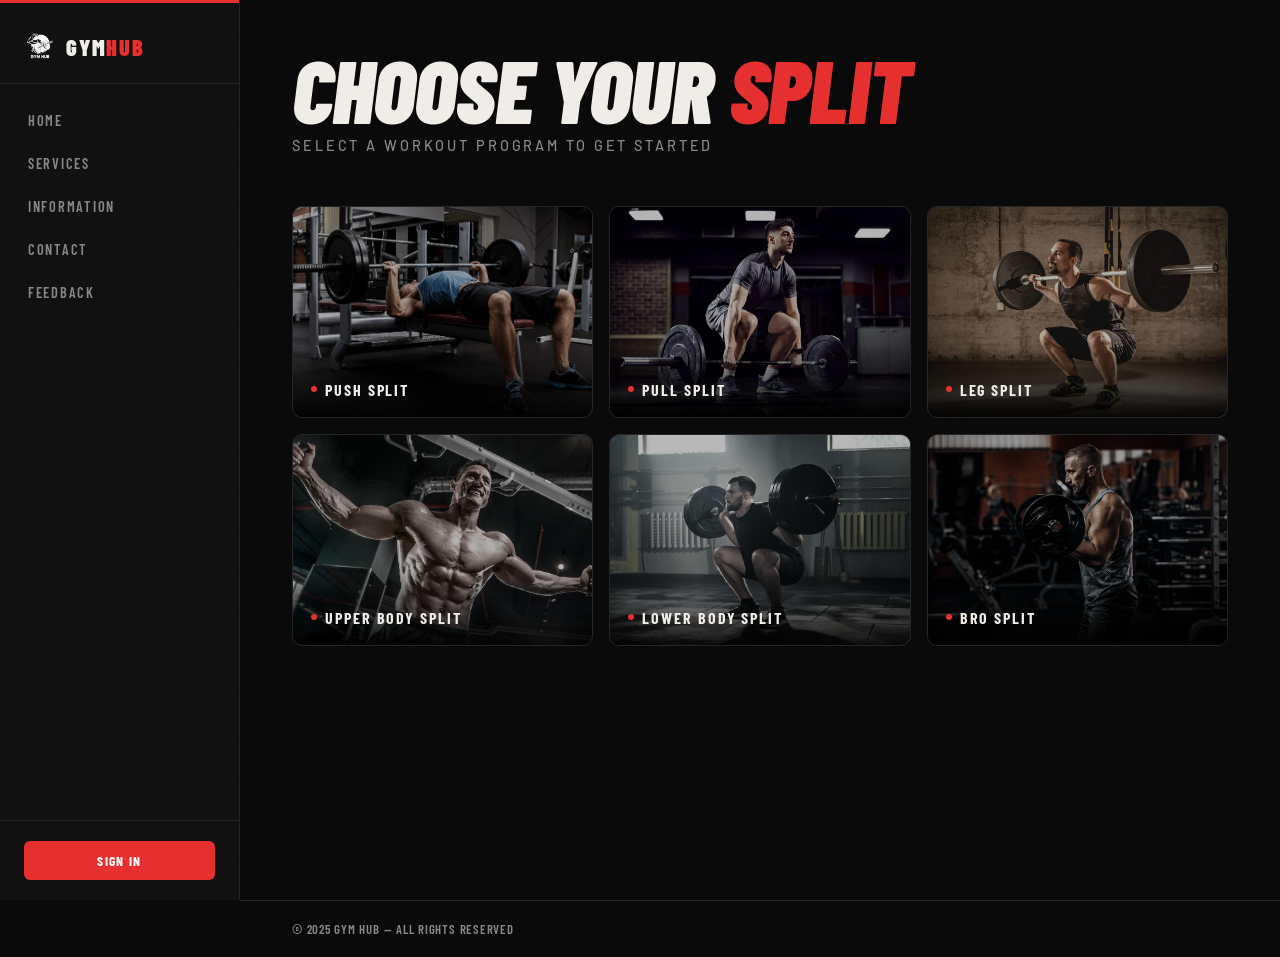
<file: index.html>
<!DOCTYPE html>
<html lang="en">
<head>
    <meta charset="UTF-8">
    <meta name="viewport" content="width=device-width, initial-scale=1.0">
    <title>Home — Gym Hub</title>
    <link rel="stylesheet" href="style.css">
</head>
<body>
    <header>
        <a href="index.html" class="nav-brand">
            <img src="img/logo.png" alt="Logo">
            <span class="nav-brand-name">Gym<span>Hub</span></span>
        </a>
        <nav>
            <ul>
                <li><a href="index.html">Home</a></li>
                <li><a href="services.html">Services</a></li>
                <li><a href="information.html">Information</a></li>
                <li><a href="contact.html">Contact</a></li>
                <li><a href="feedback.html">Feedback</a></li>
            </ul>
        </nav>
        <div class="nav-footer">
            <a href="login.html">Sign In</a>
        </div>
    </header>
    <main>
        <div class="title">
            <h1>Choose Your <span>Split</span></h1>
            <p class="title-tagline">Select a workout program to get started</p>
        </div>

        <div class="splits-grid">
            <figure class="split-card">
                <a href="push-split.html">
                    <img src="img/push-split.jpg" alt="Push Split">
                    <figcaption><p>Push Split</p></figcaption>
                </a>
            </figure>
            <figure class="split-card">
                <a href="pull-split.html">
                    <img src="img/pull-split.jpg" alt="Pull Split">
                    <figcaption><p>Pull Split</p></figcaption>
                </a>
            </figure>
            <figure class="split-card">
                <a href="leg-split.html">
                    <img src="img/leg-split.jpg" alt="Leg Split">
                    <figcaption><p>Leg Split</p></figcaption>
                </a>
            </figure>
            <figure class="split-card">
                <a href="upper-body.html">
                    <img src="img/upper-body.png" alt="Upper Body Split">
                    <figcaption><p>Upper Body Split</p></figcaption>
                </a>
            </figure>
            <figure class="split-card">
                <a href="lower-body.html">
                    <img src="img/lower-body.png" alt="Lower Body Split">
                    <figcaption><p>Lower Body Split</p></figcaption>
                </a>
            </figure>
            <figure class="split-card">
                <a href="bro-split.html">
                    <img src="img/bro-split.png" alt="Bro Split">
                    <figcaption><p>Bro Split</p></figcaption>
                </a>
            </figure>
        </div>
    </main>
    <footer></footer>
</body>
</html>
</file>
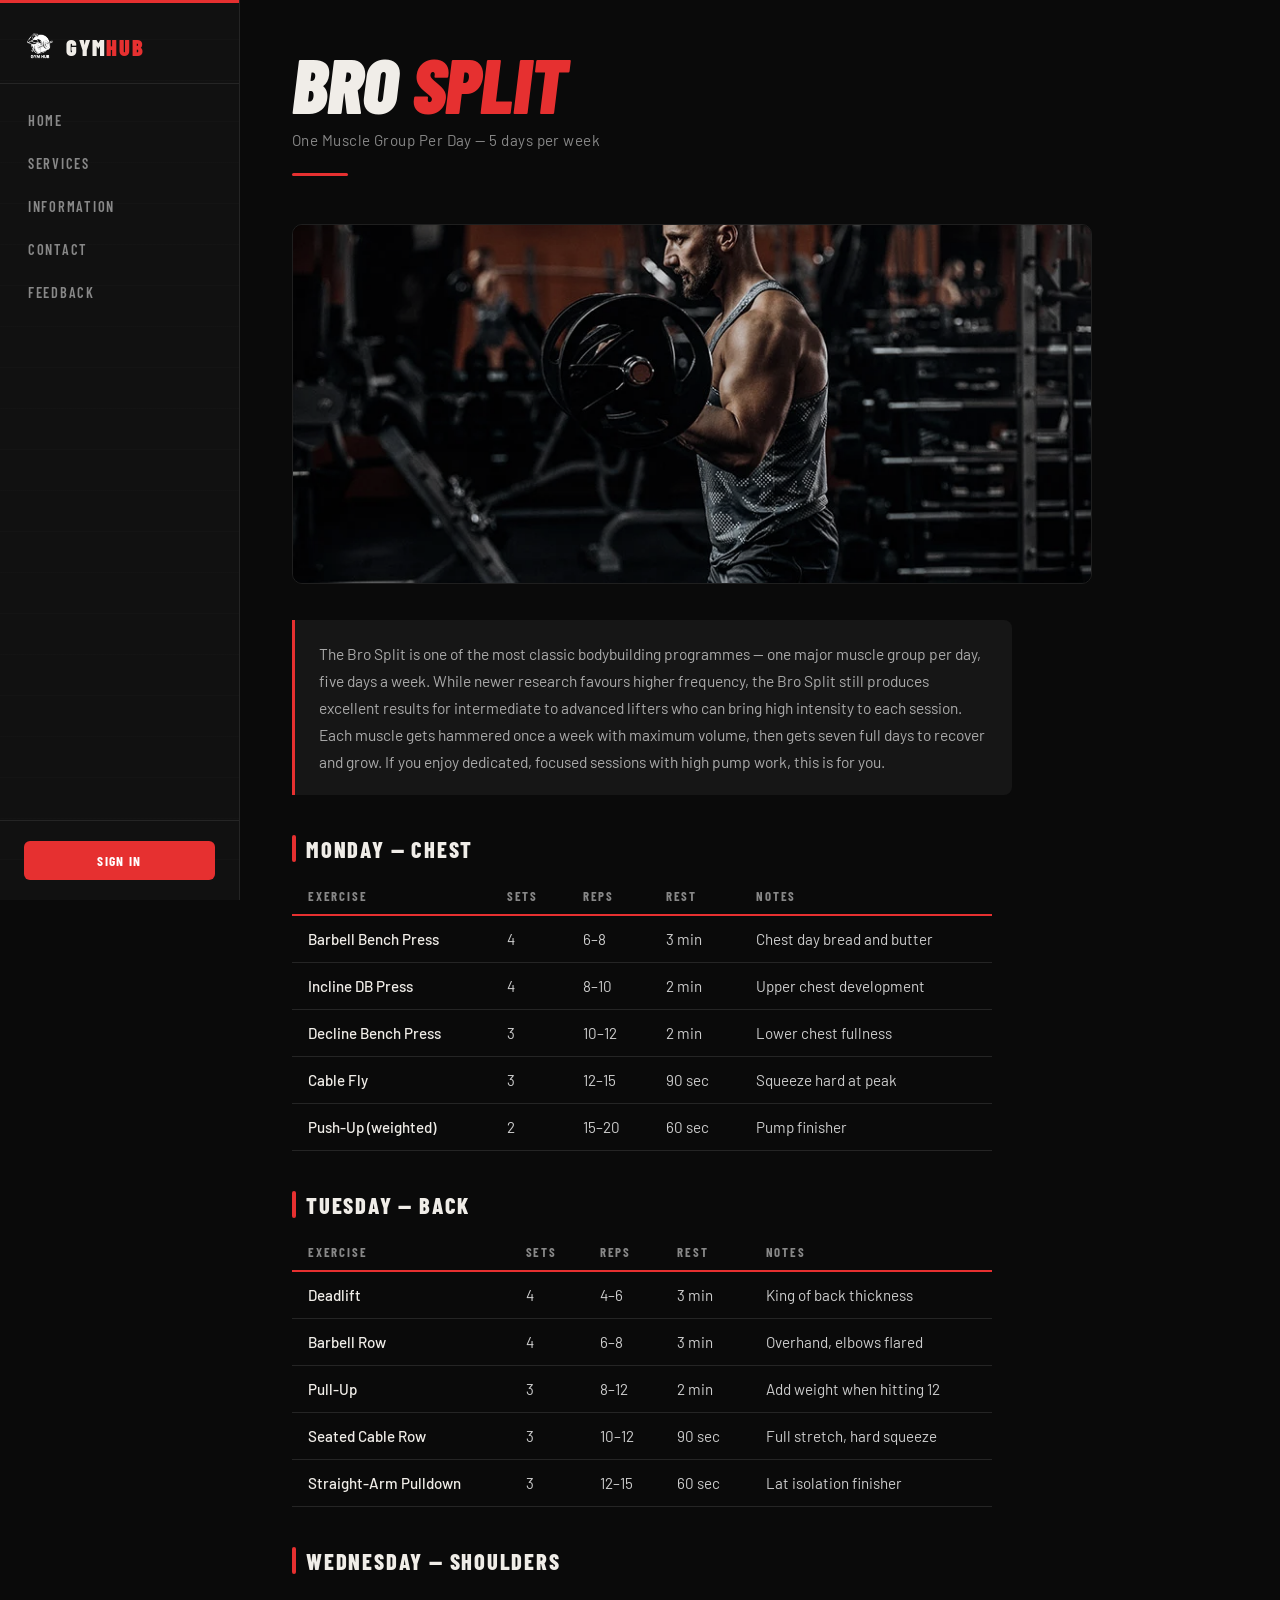
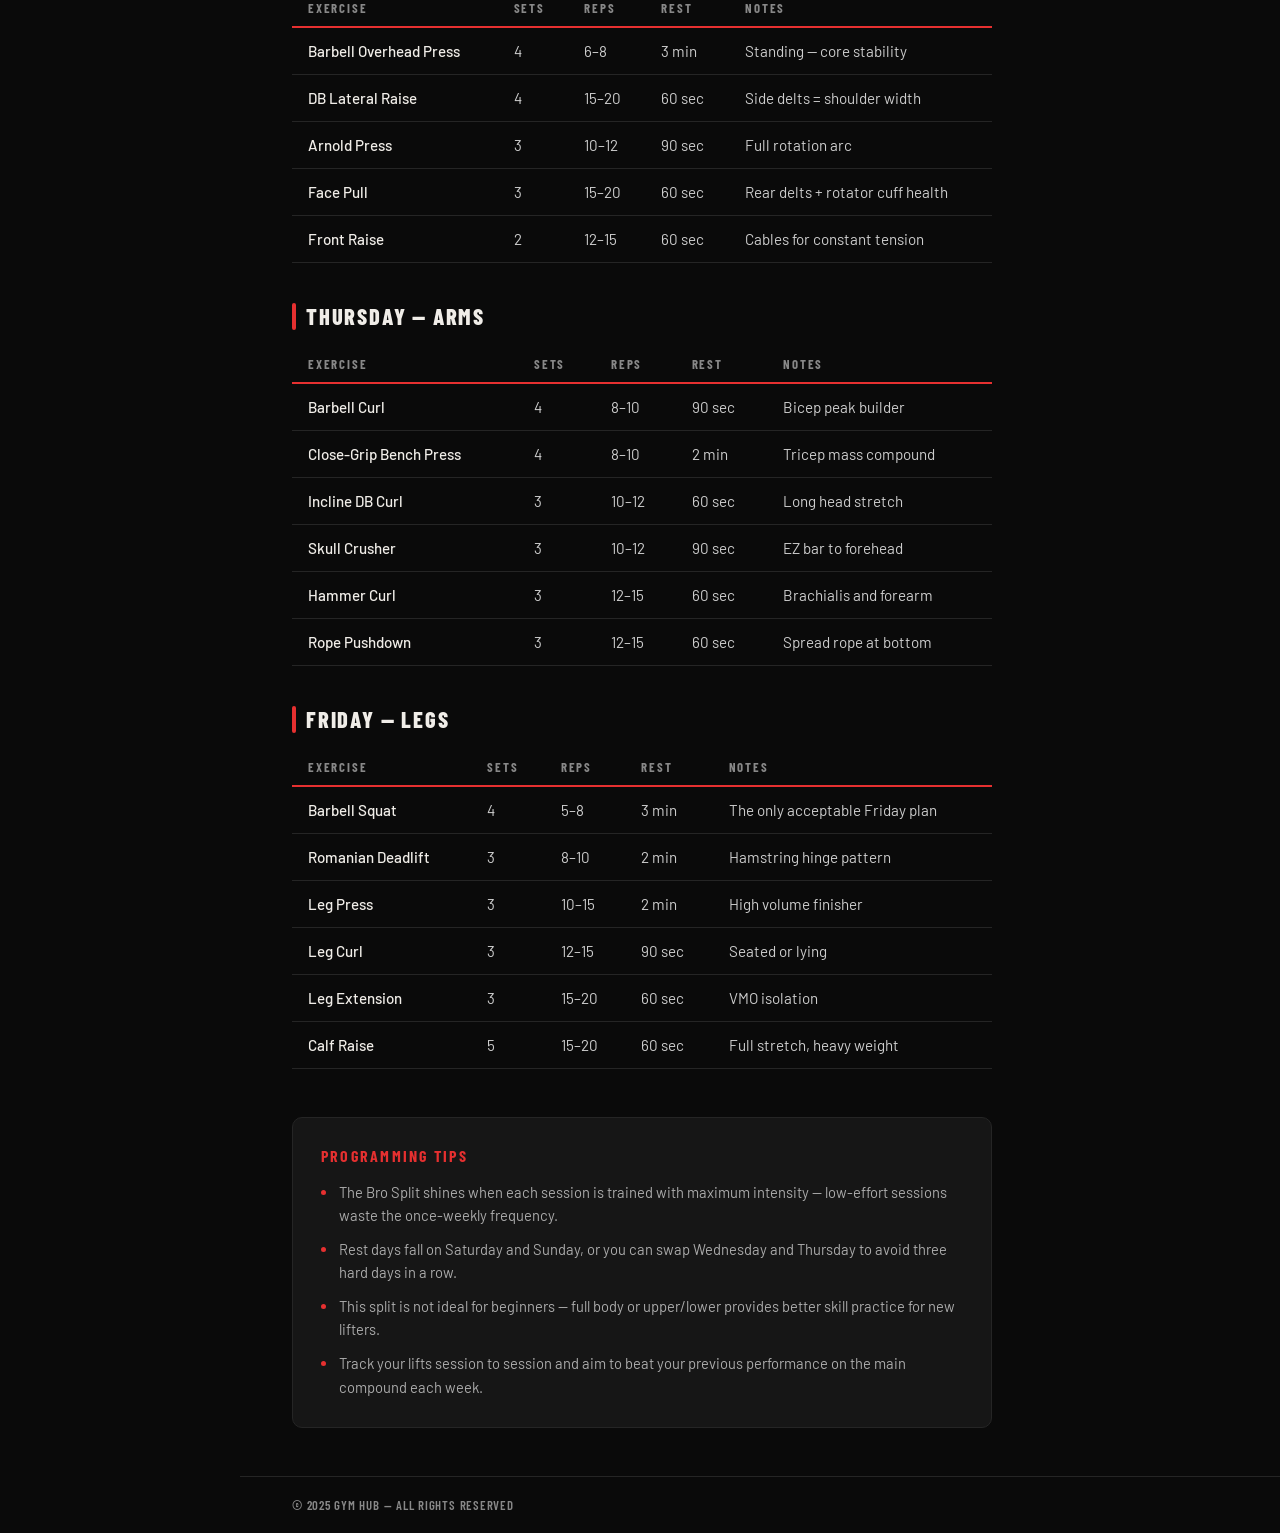
<file: bro-split.html>
<!DOCTYPE html>
<html lang="en">
<head>
    <meta charset="UTF-8">
    <meta name="viewport" content="width=device-width, initial-scale=1.0">
    <title>Bro Split — Gym Hub</title>
    <link rel="stylesheet" href="style.css">
</head>
<body>
    <header>
        <a href="index.html" class="nav-brand">
            <img src="img/logo.png" alt="Logo">
            <span class="nav-brand-name">Gym<span>Hub</span></span>
        </a>
        <nav>
            <ul>
                <li><a href="index.html">Home</a></li>
                <li><a href="services.html">Services</a></li>
                <li><a href="information.html">Information</a></li>
                <li><a href="contact.html">Contact</a></li>
                <li><a href="feedback.html">Feedback</a></li>
            </ul>
        </nav>
        <div class="nav-footer">
            <a href="login.html">Sign In</a>
        </div>
    </header>
    <main>
        <div class="page-title">
            <h1>Bro <em>Split</em></h1>
            <p class="subtitle">One Muscle Group Per Day — 5 days per week</p>
        </div>

        <img src="img/bro-split.png" alt="Bro Split" class="workout-hero">

        <div class="split-intro">
            <p>The Bro Split is one of the most classic bodybuilding programmes — one major muscle group per day, five days a week. While newer research favours higher frequency, the Bro Split still produces excellent results for intermediate to advanced lifters who can bring high intensity to each session. Each muscle gets hammered once a week with maximum volume, then gets seven full days to recover and grow. If you enjoy dedicated, focused sessions with high pump work, this is for you.</p>
        </div>

        <h2 class="section-heading">Monday — Chest</h2>
        <table>
            <thead>
                <tr><th>Exercise</th><th>Sets</th><th>Reps</th><th>Rest</th><th>Notes</th></tr>
            </thead>
            <tbody>
                <tr><td>Barbell Bench Press</td><td>4</td><td>6–8</td><td>3 min</td><td>Chest day bread and butter</td></tr>
                <tr><td>Incline DB Press</td><td>4</td><td>8–10</td><td>2 min</td><td>Upper chest development</td></tr>
                <tr><td>Decline Bench Press</td><td>3</td><td>10–12</td><td>2 min</td><td>Lower chest fullness</td></tr>
                <tr><td>Cable Fly</td><td>3</td><td>12–15</td><td>90 sec</td><td>Squeeze hard at peak</td></tr>
                <tr><td>Push-Up (weighted)</td><td>2</td><td>15–20</td><td>60 sec</td><td>Pump finisher</td></tr>
            </tbody>
        </table>

        <h2 class="section-heading">Tuesday — Back</h2>
        <table>
            <thead>
                <tr><th>Exercise</th><th>Sets</th><th>Reps</th><th>Rest</th><th>Notes</th></tr>
            </thead>
            <tbody>
                <tr><td>Deadlift</td><td>4</td><td>4–6</td><td>3 min</td><td>King of back thickness</td></tr>
                <tr><td>Barbell Row</td><td>4</td><td>6–8</td><td>3 min</td><td>Overhand, elbows flared</td></tr>
                <tr><td>Pull-Up</td><td>3</td><td>8–12</td><td>2 min</td><td>Add weight when hitting 12</td></tr>
                <tr><td>Seated Cable Row</td><td>3</td><td>10–12</td><td>90 sec</td><td>Full stretch, hard squeeze</td></tr>
                <tr><td>Straight-Arm Pulldown</td><td>3</td><td>12–15</td><td>60 sec</td><td>Lat isolation finisher</td></tr>
            </tbody>
        </table>

        <h2 class="section-heading">Wednesday — Shoulders</h2>
        <table>
            <thead>
                <tr><th>Exercise</th><th>Sets</th><th>Reps</th><th>Rest</th><th>Notes</th></tr>
            </thead>
            <tbody>
                <tr><td>Barbell Overhead Press</td><td>4</td><td>6–8</td><td>3 min</td><td>Standing — core stability</td></tr>
                <tr><td>DB Lateral Raise</td><td>4</td><td>15–20</td><td>60 sec</td><td>Side delts = shoulder width</td></tr>
                <tr><td>Arnold Press</td><td>3</td><td>10–12</td><td>90 sec</td><td>Full rotation arc</td></tr>
                <tr><td>Face Pull</td><td>3</td><td>15–20</td><td>60 sec</td><td>Rear delts + rotator cuff health</td></tr>
                <tr><td>Front Raise</td><td>2</td><td>12–15</td><td>60 sec</td><td>Cables for constant tension</td></tr>
            </tbody>
        </table>

        <h2 class="section-heading">Thursday — Arms</h2>
        <table>
            <thead>
                <tr><th>Exercise</th><th>Sets</th><th>Reps</th><th>Rest</th><th>Notes</th></tr>
            </thead>
            <tbody>
                <tr><td>Barbell Curl</td><td>4</td><td>8–10</td><td>90 sec</td><td>Bicep peak builder</td></tr>
                <tr><td>Close-Grip Bench Press</td><td>4</td><td>8–10</td><td>2 min</td><td>Tricep mass compound</td></tr>
                <tr><td>Incline DB Curl</td><td>3</td><td>10–12</td><td>60 sec</td><td>Long head stretch</td></tr>
                <tr><td>Skull Crusher</td><td>3</td><td>10–12</td><td>90 sec</td><td>EZ bar to forehead</td></tr>
                <tr><td>Hammer Curl</td><td>3</td><td>12–15</td><td>60 sec</td><td>Brachialis and forearm</td></tr>
                <tr><td>Rope Pushdown</td><td>3</td><td>12–15</td><td>60 sec</td><td>Spread rope at bottom</td></tr>
            </tbody>
        </table>

        <h2 class="section-heading">Friday — Legs</h2>
        <table>
            <thead>
                <tr><th>Exercise</th><th>Sets</th><th>Reps</th><th>Rest</th><th>Notes</th></tr>
            </thead>
            <tbody>
                <tr><td>Barbell Squat</td><td>4</td><td>5–8</td><td>3 min</td><td>The only acceptable Friday plan</td></tr>
                <tr><td>Romanian Deadlift</td><td>3</td><td>8–10</td><td>2 min</td><td>Hamstring hinge pattern</td></tr>
                <tr><td>Leg Press</td><td>3</td><td>10–15</td><td>2 min</td><td>High volume finisher</td></tr>
                <tr><td>Leg Curl</td><td>3</td><td>12–15</td><td>90 sec</td><td>Seated or lying</td></tr>
                <tr><td>Leg Extension</td><td>3</td><td>15–20</td><td>60 sec</td><td>VMO isolation</td></tr>
                <tr><td>Calf Raise</td><td>5</td><td>15–20</td><td>60 sec</td><td>Full stretch, heavy weight</td></tr>
            </tbody>
        </table>

        <div class="tips">
            <h3>Programming Tips</h3>
            <ul>
                <li>The Bro Split shines when each session is trained with maximum intensity — low-effort sessions waste the once-weekly frequency.</li>
                <li>Rest days fall on Saturday and Sunday, or you can swap Wednesday and Thursday to avoid three hard days in a row.</li>
                <li>This split is not ideal for beginners — full body or upper/lower provides better skill practice for new lifters.</li>
                <li>Track your lifts session to session and aim to beat your previous performance on the main compound each week.</li>
            </ul>
        </div>
    </main>
    <footer></footer>
</body>
</html>
</file>
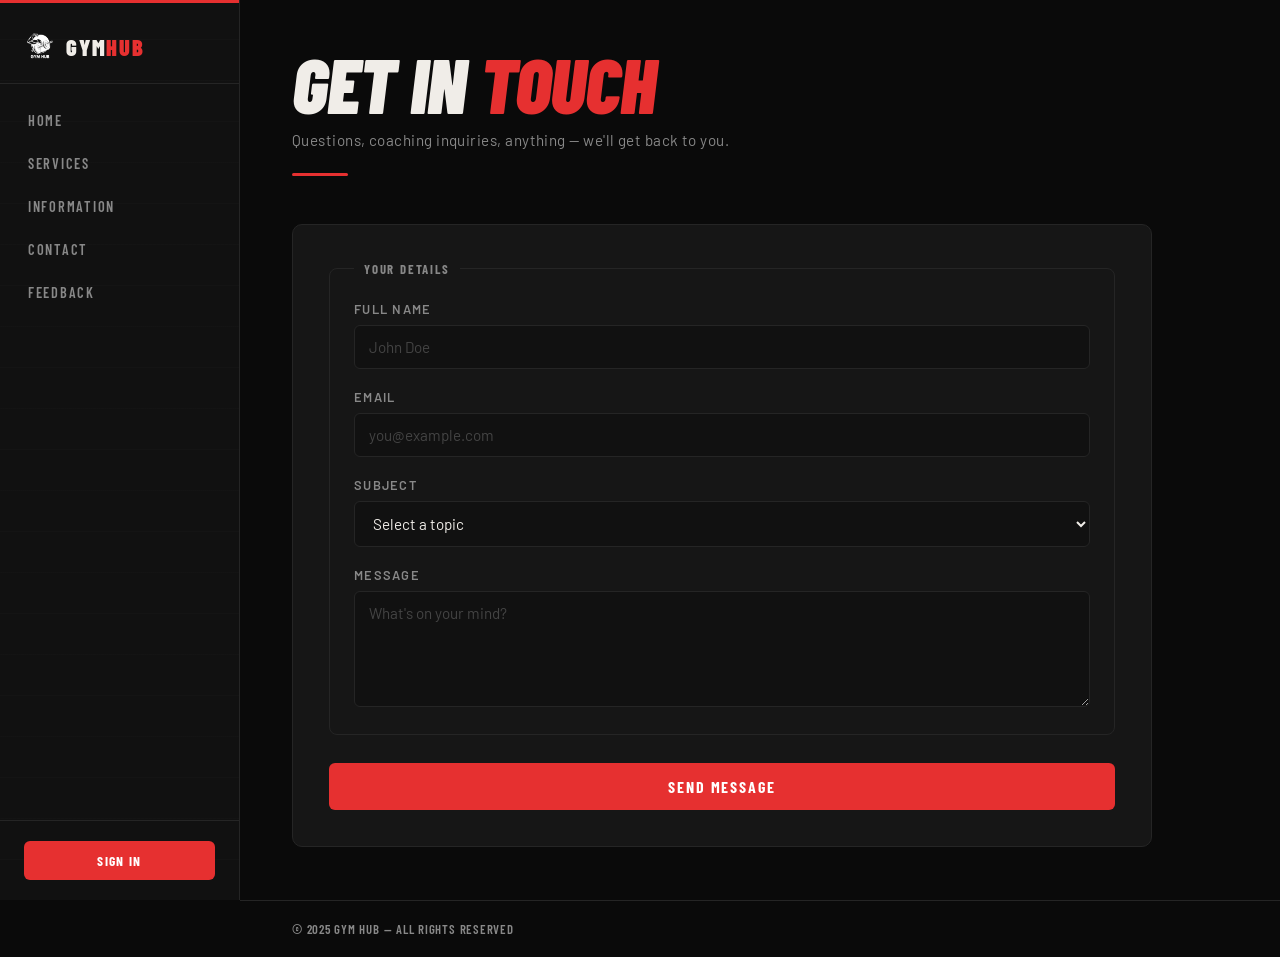
<file: contact.html>
<!DOCTYPE html>
<html lang="en">
<head>
    <meta charset="UTF-8">
    <meta name="viewport" content="width=device-width, initial-scale=1.0">
    <title>Contact — Gym Hub</title>
    <link rel="stylesheet" href="style.css">
</head>
<body>
    <header>
        <a href="index.html" class="nav-brand">
            <img src="img/logo.png" alt="Logo">
            <span class="nav-brand-name">Gym<span>Hub</span></span>
        </a>
        <nav>
            <ul>
                <li><a href="index.html">Home</a></li>
                <li><a href="services.html">Services</a></li>
                <li><a href="information.html">Information</a></li>
                <li><a href="contact.html">Contact</a></li>
                <li><a href="feedback.html">Feedback</a></li>
            </ul>
        </nav>
        <div class="nav-footer">
            <a href="login.html">Sign In</a>
        </div>
    </header>
    <main>
        <div class="page-title">
            <h1>Get In <em>Touch</em></h1>
            <p class="subtitle">Questions, coaching inquiries, anything — we'll get back to you.</p>
        </div>
        <div class="container">
            <form>
                <fieldset>
                    <legend>Your Details</legend>
                    <div class="form-group">
                        <label class="label-block" for="name">Full Name</label>
                        <input type="text" id="name" placeholder="John Doe">
                    </div>
                    <div class="form-group">
                        <label class="label-block" for="email">Email</label>
                        <input type="email" id="email" placeholder="you@example.com">
                    </div>
                    <div class="form-group">
                        <label class="label-block" for="subject">Subject</label>
                        <select id="subject">
                            <option value="" disabled selected>Select a topic</option>
                            <option value="membership">Membership</option>
                            <option value="coaching">Coaching</option>
                            <option value="technical">Technical Support</option>
                            <option value="other">Other</option>
                        </select>
                    </div>
                    <div class="form-group">
                        <label class="label-block" for="message">Message</label>
                        <textarea id="message" rows="5" placeholder="What's on your mind?"></textarea>
                    </div>
                </fieldset>
                <button type="submit" class="button">Send Message</button>
            </form>
        </div>
    </main>
    <footer></footer>
</body>
</html>
</file>
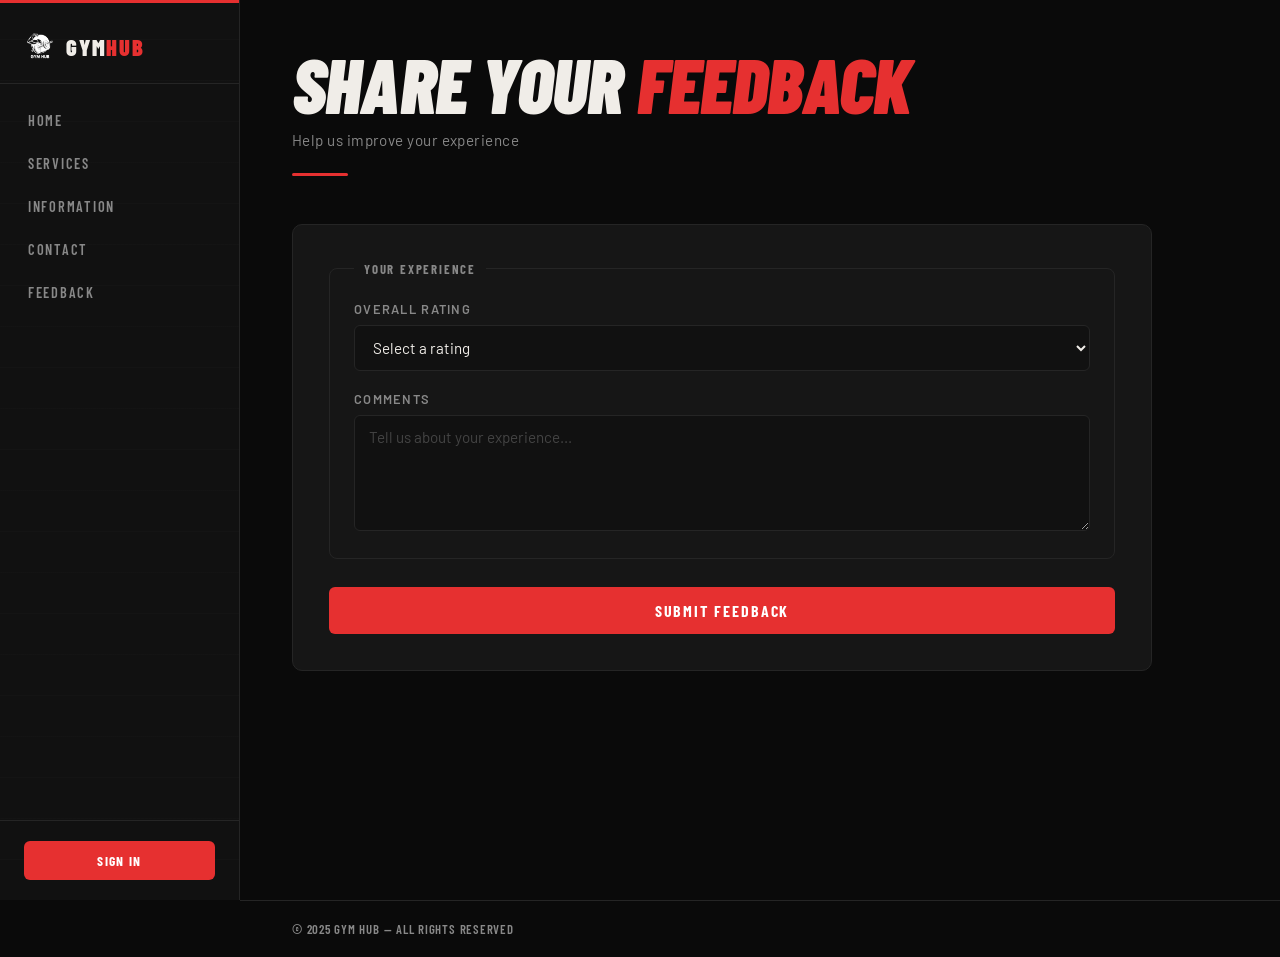
<file: feedback.html>
<!DOCTYPE html>
<html lang="en">
<head>
    <meta charset="UTF-8">
    <meta name="viewport" content="width=device-width, initial-scale=1.0">
    <title>Feedback — Gym Hub</title>
    <link rel="stylesheet" href="style.css">
</head>
<body>
    <header>
        <a href="index.html" class="nav-brand">
            <img src="img/logo.png" alt="Logo">
            <span class="nav-brand-name">Gym<span>Hub</span></span>
        </a>
        <nav>
            <ul>
                <li><a href="index.html">Home</a></li>
                <li><a href="services.html">Services</a></li>
                <li><a href="information.html">Information</a></li>
                <li><a href="contact.html">Contact</a></li>
                <li><a href="feedback.html">Feedback</a></li>
            </ul>
        </nav>
        <div class="nav-footer">
            <a href="login.html">Sign In</a>
        </div>
    </header>
    <main>
        <div class="page-title">
            <h1>Share Your <em>Feedback</em></h1>
            <p class="subtitle">Help us improve your experience</p>
        </div>
        <div class="container">
            <form>
                <fieldset>
                    <legend>Your Experience</legend>
                    <div class="form-group">
                        <label class="label-block" for="rating">Overall Rating</label>
                        <select id="rating">
                            <option value="">Select a rating</option>
                            <option value="5">⭐⭐⭐⭐⭐ Excellent</option>
                            <option value="4">⭐⭐⭐⭐ Good</option>
                            <option value="3">⭐⭐⭐ Average</option>
                            <option value="2">⭐⭐ Poor</option>
                            <option value="1">⭐ Very Poor</option>
                        </select>
                    </div>
                    <div class="form-group">
                        <label class="label-block" for="comments">Comments</label>
                        <textarea id="comments" rows="5" placeholder="Tell us about your experience..."></textarea>
                    </div>
                </fieldset>
                <button type="submit" class="button">Submit Feedback</button>
            </form>
        </div>
    </main>
    <footer></footer>
</body>
</html>
</file>
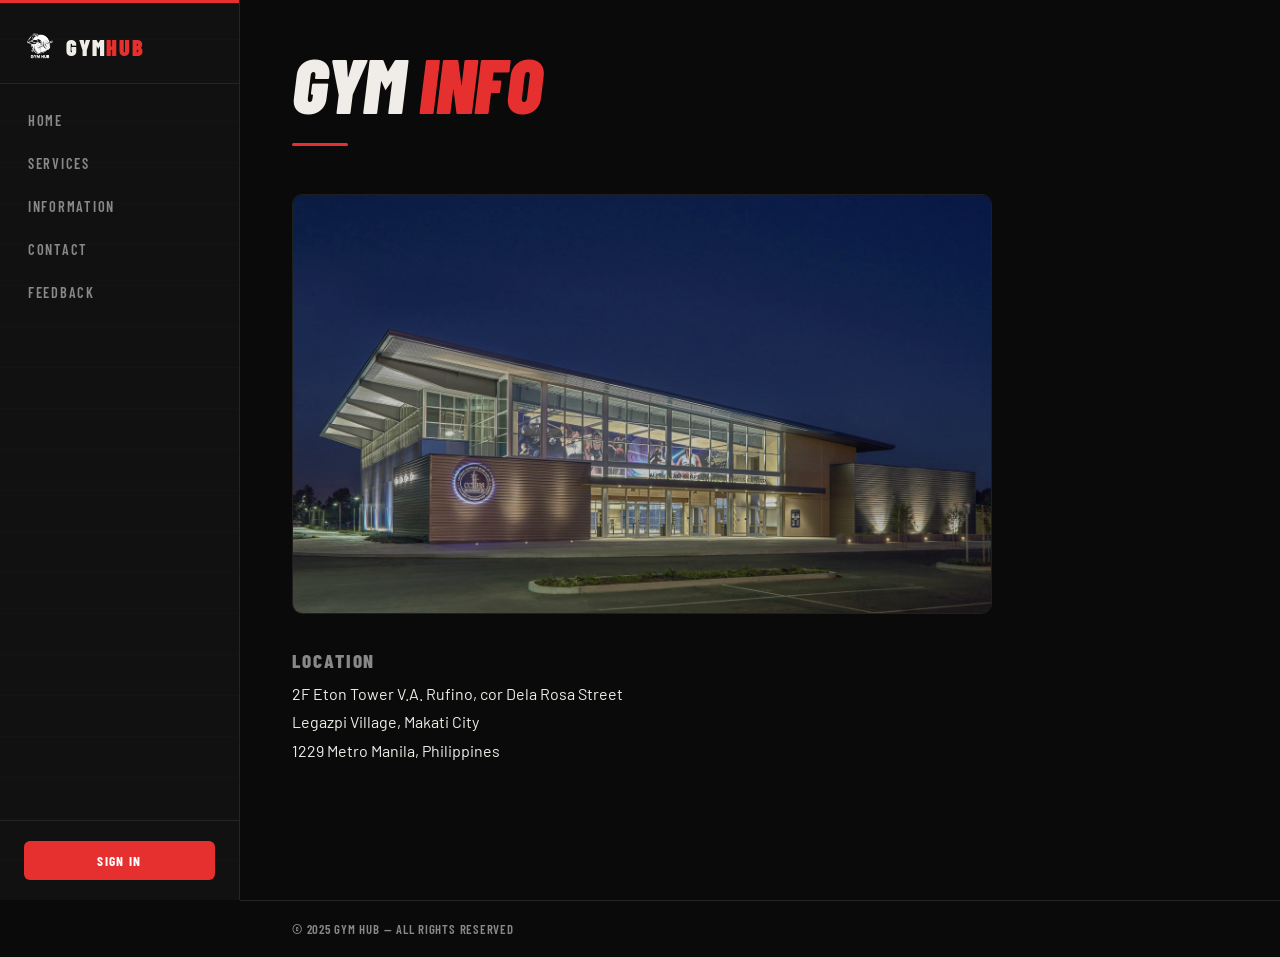
<file: information.html>
<!DOCTYPE html>
<html lang="en">
<head>
    <meta charset="UTF-8">
    <meta name="viewport" content="width=device-width, initial-scale=1.0">
    <title>Information — Gym Hub</title>
    <link rel="stylesheet" href="style.css">
</head>
<body>
    <header>
        <a href="index.html" class="nav-brand">
            <img src="img/logo.png" alt="Logo">
            <span class="nav-brand-name">Gym<span>Hub</span></span>
        </a>
        <nav>
            <ul>
                <li><a href="index.html">Home</a></li>
                <li><a href="services.html">Services</a></li>
                <li><a href="information.html">Information</a></li>
                <li><a href="contact.html">Contact</a></li>
                <li><a href="feedback.html">Feedback</a></li>
            </ul>
        </nav>
        <div class="nav-footer">
            <a href="login.html">Sign In</a>
        </div>
    </header>
    <main>
        <div class="page-title"><h1>Gym <em>Info</em></h1></div>

        <figure class="gym-image">
            <img src="img/gym-image.jpeg" alt="Gym interior" usemap="#gymmap">
            <map name="gymmap">
                <area shape="rect" coords="0,0,233,420"   href="#reception" alt="Reception & Entrance" title="Reception & Entrance">
                <area shape="rect" coords="233,0,467,420" href="#floor"      alt="Training Floor"       title="Training Floor">
                <area shape="rect" coords="467,0,700,420" href="#equipment"  alt="Equipment Area"       title="Equipment Area">
            </map>
        </figure>

        <div class="gym-info">
            <h2>Location</h2>
            <p>2F Eton Tower V.A. Rufino, cor Dela Rosa Street<br>Legazpi Village, Makati City<br>1229 Metro Manila, Philippines</p>
        </div>

        <!-- modals — shown via :target when image map area is clicked -->

        <div class="area-modal" id="reception">
            <div class="area-modal-box">
                <a href="#" class="area-modal-close">✕</a>
                <img src="img/gym-image.jpeg" alt="Reception & Entrance">
                <div class="area-modal-body">
                    <h2>Reception & Entrance</h2>
                    <p>Check in at the front desk, pick up your access card, and get a quick orientation from our staff. Our team is here to help with anything you need before you hit the floor. Open 5am–11pm daily.</p>
                </div>
            </div>
        </div>

        <div class="area-modal" id="floor">
            <div class="area-modal-box">
                <a href="#" class="area-modal-close">✕</a>
                <img src="img/push-split.jpg" alt="Training Floor">
                <div class="area-modal-body">
                    <h2>Training Floor</h2>
                    <p>Free weights, benches, squat racks, and open space for functional training. The floor is laid out to keep heavy compound lifts separate from accessory work. Plenty of room even during peak hours.</p>
                </div>
            </div>
        </div>

        <div class="area-modal" id="equipment">
            <div class="area-modal-box">
                <a href="#" class="area-modal-close">✕</a>
                <img src="img/pull-split.jpg" alt="Equipment Area">
                <div class="area-modal-body">
                    <h2>Equipment Area</h2>
                    <p>Full range of cable machines, plate-loaded equipment, and isolation stations. Everything is maintained weekly and regularly serviced. If a machine is out of order, staff will know about it before you do.</p>
                </div>
            </div>
        </div>

    </main>
    <footer></footer>
</body>
</html>
</file>
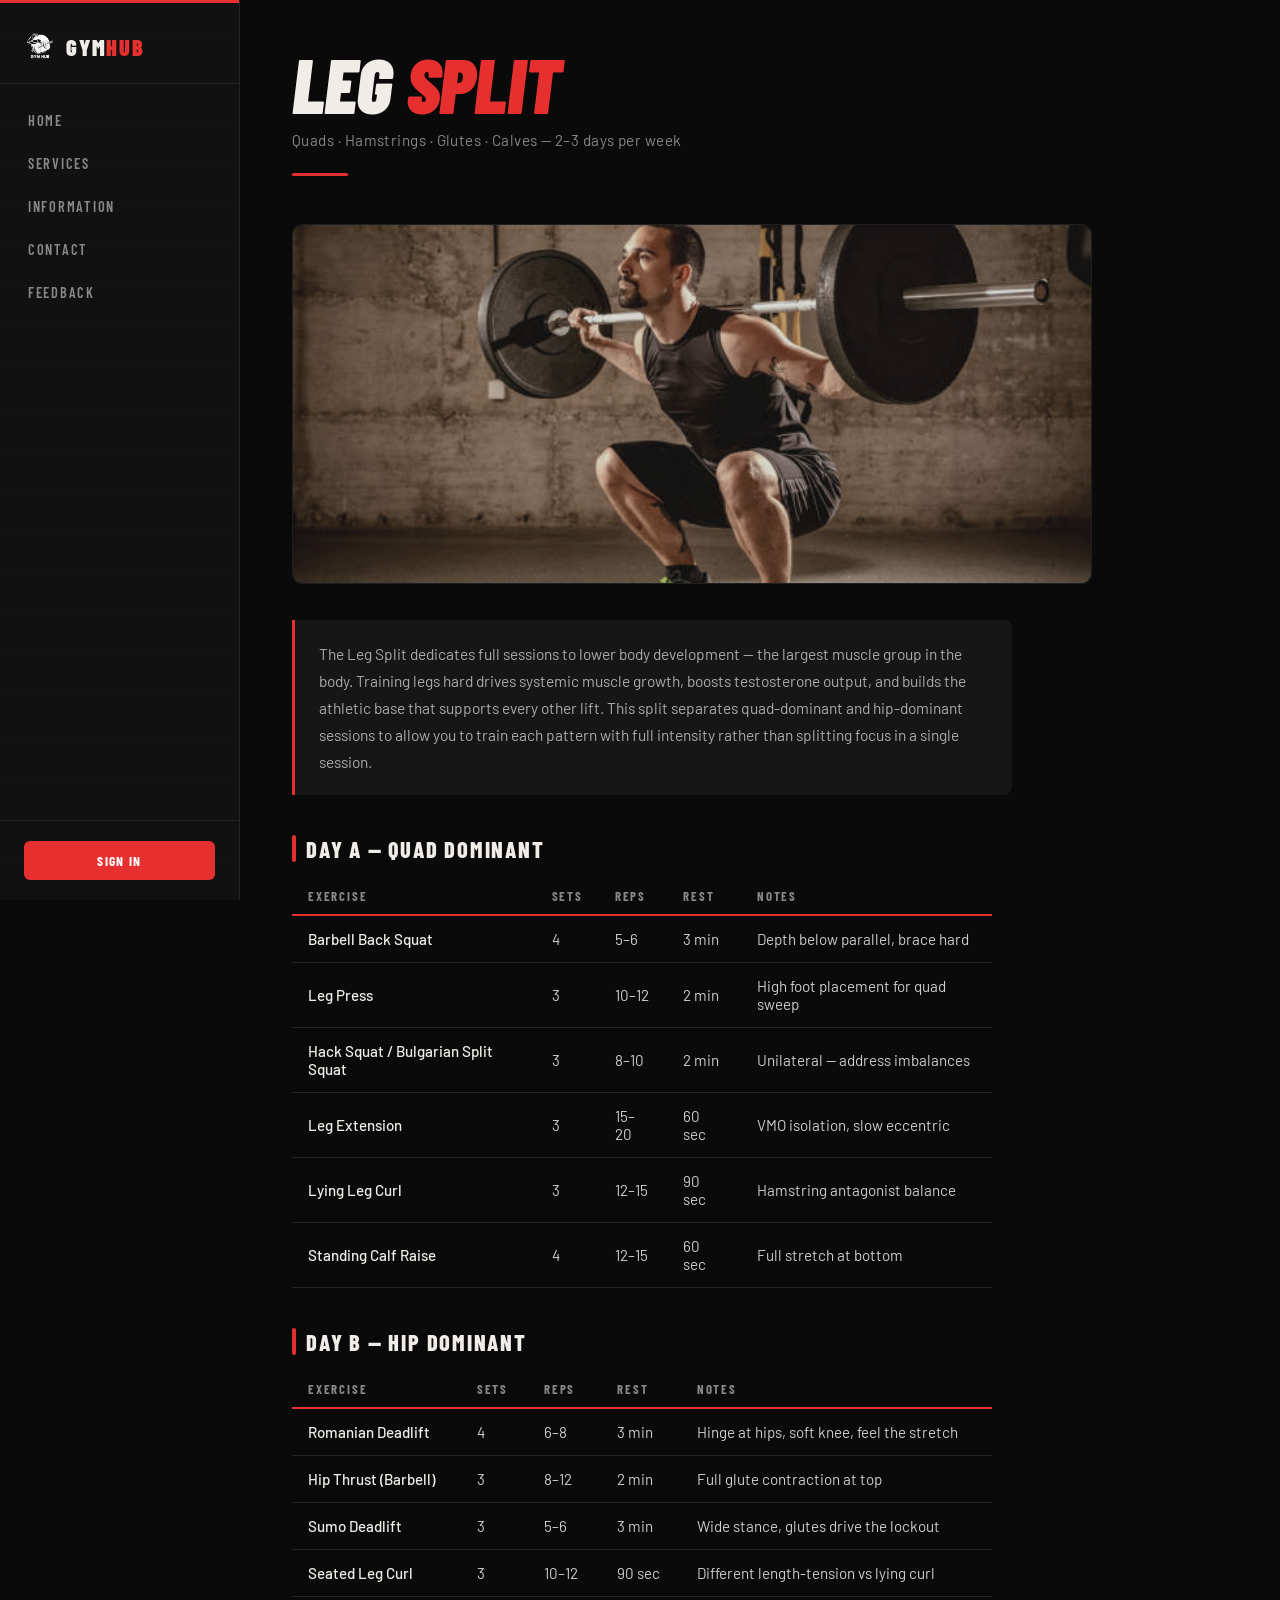
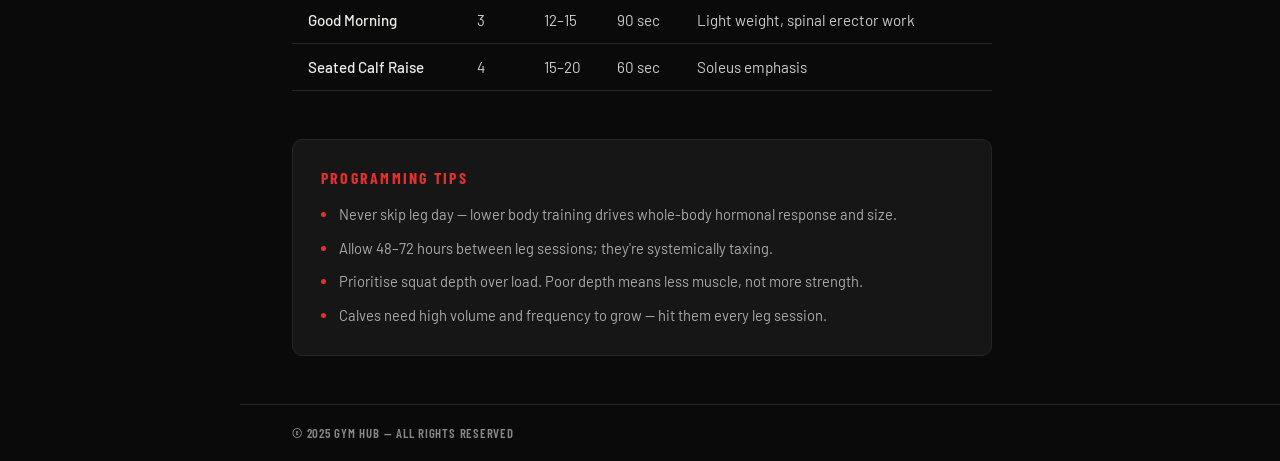
<file: leg-split.html>
<!DOCTYPE html>
<html lang="en">
<head>
    <meta charset="UTF-8">
    <meta name="viewport" content="width=device-width, initial-scale=1.0">
    <title>Leg Split — Gym Hub</title>
    <link rel="stylesheet" href="style.css">
</head>
<body>
    <header>
        <a href="index.html" class="nav-brand">
            <img src="img/logo.png" alt="Logo">
            <span class="nav-brand-name">Gym<span>Hub</span></span>
        </a>
        <nav>
            <ul>
                <li><a href="index.html">Home</a></li>
                <li><a href="services.html">Services</a></li>
                <li><a href="information.html">Information</a></li>
                <li><a href="contact.html">Contact</a></li>
                <li><a href="feedback.html">Feedback</a></li>
            </ul>
        </nav>
        <div class="nav-footer">
            <a href="login.html">Sign In</a>
        </div>
    </header>
    <main>
        <div class="page-title">
            <h1>Leg <em>Split</em></h1>
            <p class="subtitle">Quads · Hamstrings · Glutes · Calves — 2–3 days per week</p>
        </div>

        <img src="img/leg-split.jpg" alt="Leg Split" class="workout-hero">

        <div class="split-intro">
            <p>The Leg Split dedicates full sessions to lower body development — the largest muscle group in the body. Training legs hard drives systemic muscle growth, boosts testosterone output, and builds the athletic base that supports every other lift. This split separates quad-dominant and hip-dominant sessions to allow you to train each pattern with full intensity rather than splitting focus in a single session.</p>
        </div>

        <h2 class="section-heading">Day A — Quad Dominant</h2>
        <table>
            <thead>
                <tr><th>Exercise</th><th>Sets</th><th>Reps</th><th>Rest</th><th>Notes</th></tr>
            </thead>
            <tbody>
                <tr><td>Barbell Back Squat</td><td>4</td><td>5–6</td><td>3 min</td><td>Depth below parallel, brace hard</td></tr>
                <tr><td>Leg Press</td><td>3</td><td>10–12</td><td>2 min</td><td>High foot placement for quad sweep</td></tr>
                <tr><td>Hack Squat / Bulgarian Split Squat</td><td>3</td><td>8–10</td><td>2 min</td><td>Unilateral — address imbalances</td></tr>
                <tr><td>Leg Extension</td><td>3</td><td>15–20</td><td>60 sec</td><td>VMO isolation, slow eccentric</td></tr>
                <tr><td>Lying Leg Curl</td><td>3</td><td>12–15</td><td>90 sec</td><td>Hamstring antagonist balance</td></tr>
                <tr><td>Standing Calf Raise</td><td>4</td><td>12–15</td><td>60 sec</td><td>Full stretch at bottom</td></tr>
            </tbody>
        </table>

        <h2 class="section-heading">Day B — Hip Dominant</h2>
        <table>
            <thead>
                <tr><th>Exercise</th><th>Sets</th><th>Reps</th><th>Rest</th><th>Notes</th></tr>
            </thead>
            <tbody>
                <tr><td>Romanian Deadlift</td><td>4</td><td>6–8</td><td>3 min</td><td>Hinge at hips, soft knee, feel the stretch</td></tr>
                <tr><td>Hip Thrust (Barbell)</td><td>3</td><td>8–12</td><td>2 min</td><td>Full glute contraction at top</td></tr>
                <tr><td>Sumo Deadlift</td><td>3</td><td>5–6</td><td>3 min</td><td>Wide stance, glutes drive the lockout</td></tr>
                <tr><td>Seated Leg Curl</td><td>3</td><td>10–12</td><td>90 sec</td><td>Different length-tension vs lying curl</td></tr>
                <tr><td>Good Morning</td><td>3</td><td>12–15</td><td>90 sec</td><td>Light weight, spinal erector work</td></tr>
                <tr><td>Seated Calf Raise</td><td>4</td><td>15–20</td><td>60 sec</td><td>Soleus emphasis</td></tr>
            </tbody>
        </table>

        <div class="tips">
            <h3>Programming Tips</h3>
            <ul>
                <li>Never skip leg day — lower body training drives whole-body hormonal response and size.</li>
                <li>Allow 48–72 hours between leg sessions; they're systemically taxing.</li>
                <li>Prioritise squat depth over load. Poor depth means less muscle, not more strength.</li>
                <li>Calves need high volume and frequency to grow — hit them every leg session.</li>
            </ul>
        </div>
    </main>
    <footer></footer>
</body>
</html>
</file>
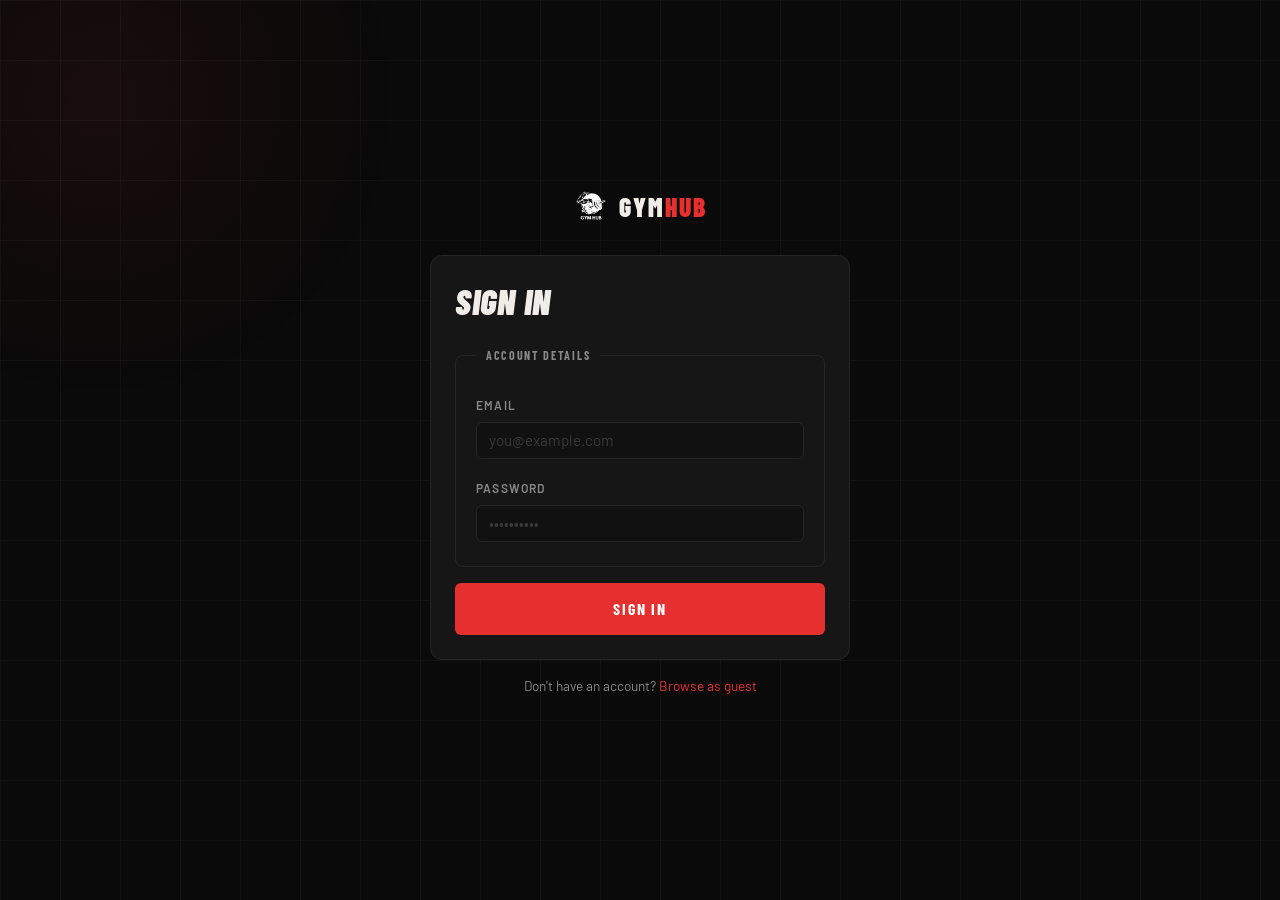
<file: login.html>
<!DOCTYPE html>
<html lang="en">
<head>
    <meta charset="UTF-8">
    <meta name="viewport" content="width=device-width, initial-scale=1.0">
    <title>Sign In — Gym Hub</title>
    <link href="https://cdn.jsdelivr.net/npm/bootstrap@5.3.3/dist/css/bootstrap.min.css" rel="stylesheet">
    <link rel="stylesheet" href="login-style.css">
</head>
<body>
    <div class="container-fluid min-vh-100 d-flex align-items-center justify-content-center">
        <div class="login-wrap">

            <div class="text-center mb-4">
                <a href="index.html" class="login-brand">
                    <img src="img/logo.png" alt="Logo">
                    <span class="login-brand-name">Gym<span>Hub</span></span>
                </a>
            </div>

            <div class="card login-card">
                <div class="card-body p-4">
                    <h1 class="login-heading mb-4">Sign In</h1>
                    <form action="index.html">
                        <fieldset class="mb-3">
                            <legend>Account Details</legend>
                            <div class="mb-3">
                                <label for="username" class="form-label label-block">Email</label>
                                <input type="email" class="form-control login-input" id="username" name="username" placeholder="you@example.com" required>
                            </div>
                            <div class="mb-1">
                                <label for="password" class="form-label label-block">Password</label>
                                <input type="password" class="form-control login-input" id="password" name="password" placeholder="••••••••••" required>
                            </div>
                        </fieldset>
                        <div class="d-grid mt-3">
                            <button type="submit" class="btn login-btn">Sign In</button>
                        </div>
                    </form>
                </div>
            </div>

            <p class="text-center mt-3 login-back">
                Don't have an account? <a href="index.html">Browse as guest</a>
            </p>

        </div>
    </div>
    <script src="https://cdn.jsdelivr.net/npm/bootstrap@5.3.3/dist/js/bootstrap.bundle.min.js"></script>
</body>
</html>
</file>
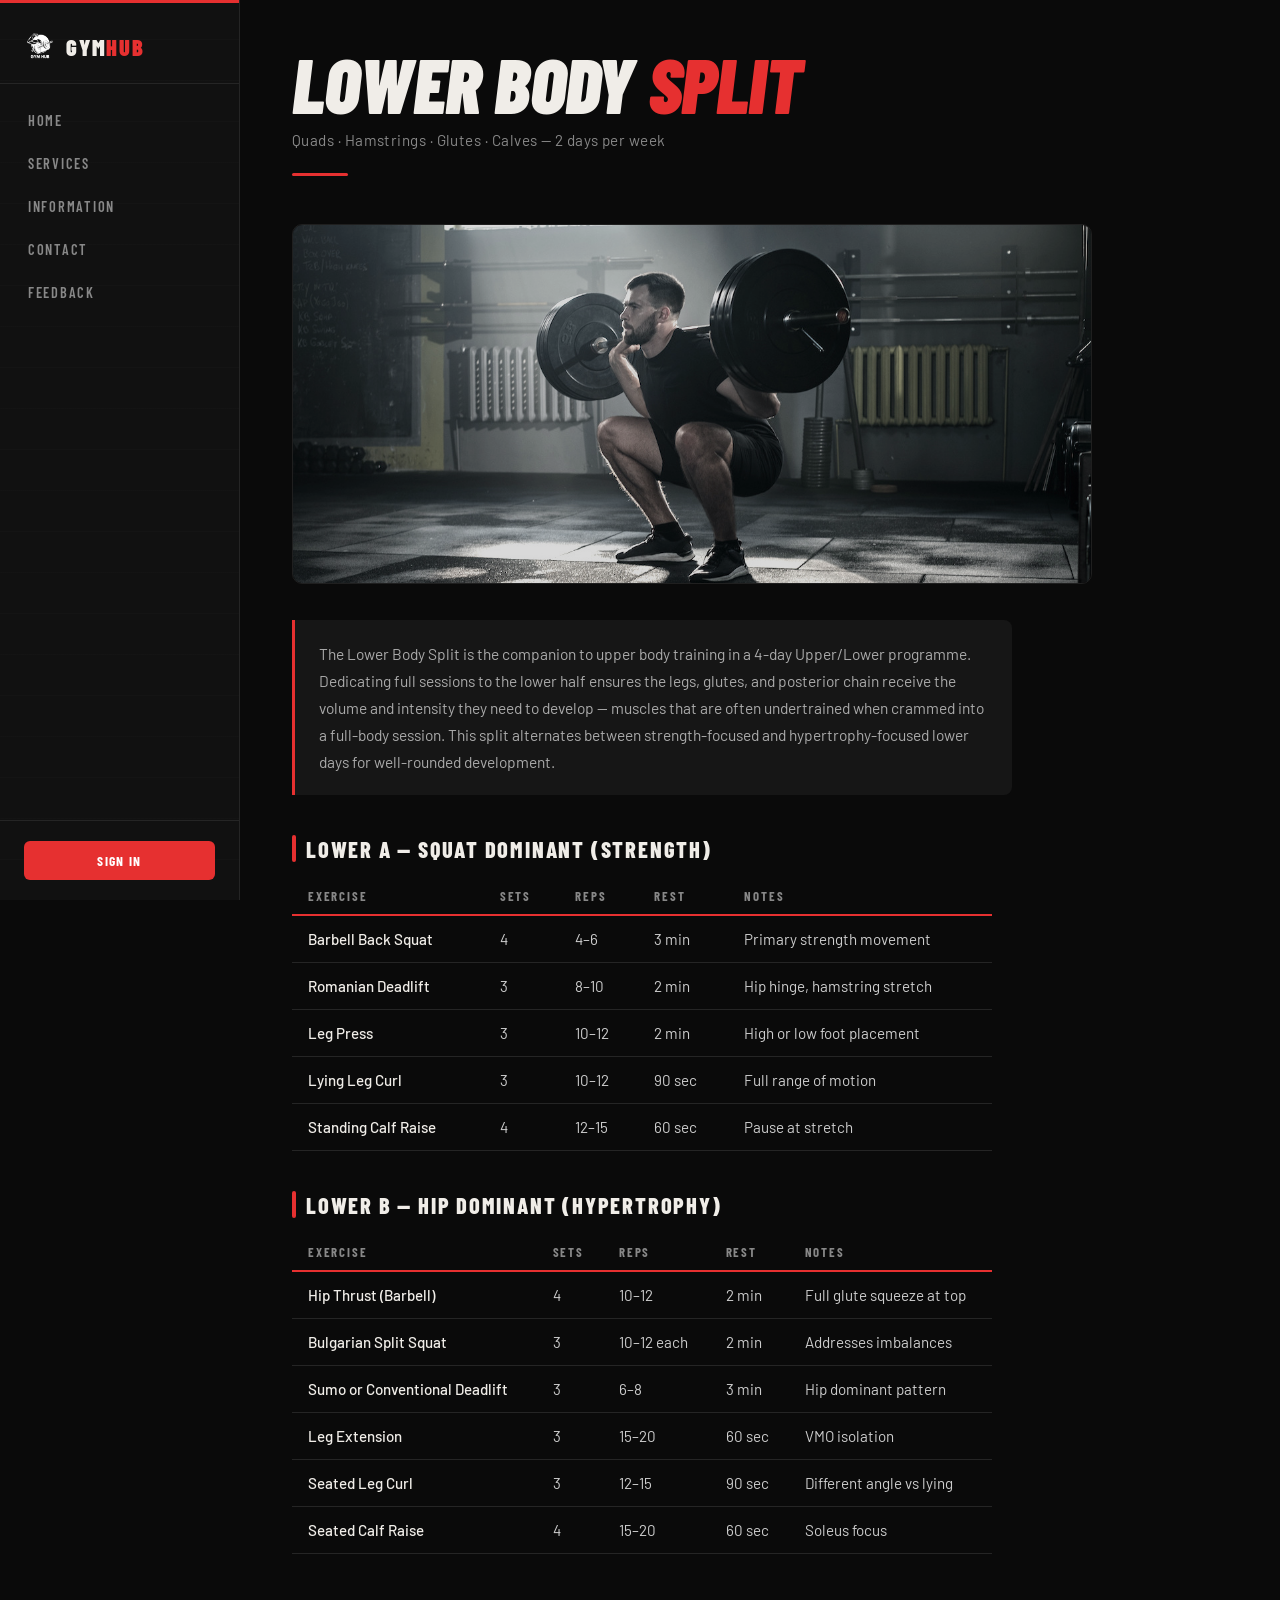
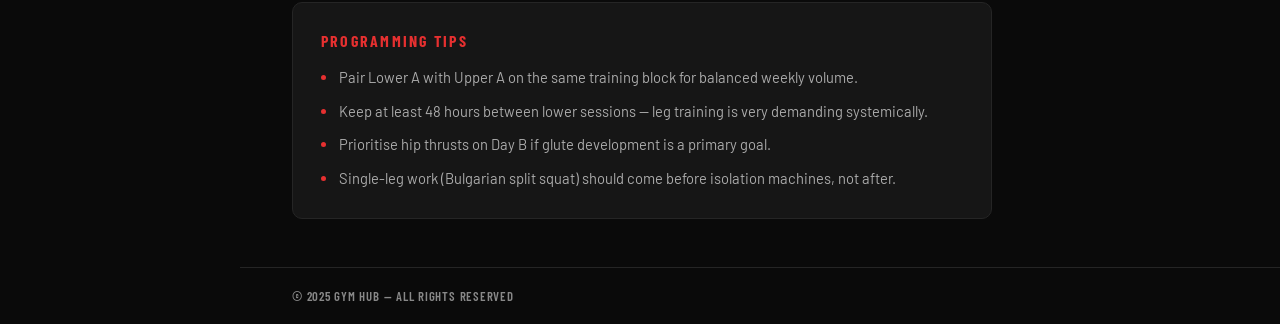
<file: lower-body.html>
<!DOCTYPE html>
<html lang="en">
<head>
    <meta charset="UTF-8">
    <meta name="viewport" content="width=device-width, initial-scale=1.0">
    <title>Lower Body — Gym Hub</title>
    <link rel="stylesheet" href="style.css">
</head>
<body>
    <header>
        <a href="index.html" class="nav-brand">
            <img src="img/logo.png" alt="Logo">
            <span class="nav-brand-name">Gym<span>Hub</span></span>
        </a>
        <nav>
            <ul>
                <li><a href="index.html">Home</a></li>
                <li><a href="services.html">Services</a></li>
                <li><a href="information.html">Information</a></li>
                <li><a href="contact.html">Contact</a></li>
                <li><a href="feedback.html">Feedback</a></li>
            </ul>
        </nav>
        <div class="nav-footer">
            <a href="login.html">Sign In</a>
        </div>
    </header>
    <main>
        <div class="page-title">
            <h1>Lower Body <em>Split</em></h1>
            <p class="subtitle">Quads · Hamstrings · Glutes · Calves — 2 days per week</p>
        </div>

        <img src="img/lower-body.png" alt="Lower Body Split" class="workout-hero">

        <div class="split-intro">
            <p>The Lower Body Split is the companion to upper body training in a 4-day Upper/Lower programme. Dedicating full sessions to the lower half ensures the legs, glutes, and posterior chain receive the volume and intensity they need to develop — muscles that are often undertrained when crammed into a full-body session. This split alternates between strength-focused and hypertrophy-focused lower days for well-rounded development.</p>
        </div>

        <h2 class="section-heading">Lower A — Squat Dominant (Strength)</h2>
        <table>
            <thead>
                <tr><th>Exercise</th><th>Sets</th><th>Reps</th><th>Rest</th><th>Notes</th></tr>
            </thead>
            <tbody>
                <tr><td>Barbell Back Squat</td><td>4</td><td>4–6</td><td>3 min</td><td>Primary strength movement</td></tr>
                <tr><td>Romanian Deadlift</td><td>3</td><td>8–10</td><td>2 min</td><td>Hip hinge, hamstring stretch</td></tr>
                <tr><td>Leg Press</td><td>3</td><td>10–12</td><td>2 min</td><td>High or low foot placement</td></tr>
                <tr><td>Lying Leg Curl</td><td>3</td><td>10–12</td><td>90 sec</td><td>Full range of motion</td></tr>
                <tr><td>Standing Calf Raise</td><td>4</td><td>12–15</td><td>60 sec</td><td>Pause at stretch</td></tr>
            </tbody>
        </table>

        <h2 class="section-heading">Lower B — Hip Dominant (Hypertrophy)</h2>
        <table>
            <thead>
                <tr><th>Exercise</th><th>Sets</th><th>Reps</th><th>Rest</th><th>Notes</th></tr>
            </thead>
            <tbody>
                <tr><td>Hip Thrust (Barbell)</td><td>4</td><td>10–12</td><td>2 min</td><td>Full glute squeeze at top</td></tr>
                <tr><td>Bulgarian Split Squat</td><td>3</td><td>10–12 each</td><td>2 min</td><td>Addresses imbalances</td></tr>
                <tr><td>Sumo or Conventional Deadlift</td><td>3</td><td>6–8</td><td>3 min</td><td>Hip dominant pattern</td></tr>
                <tr><td>Leg Extension</td><td>3</td><td>15–20</td><td>60 sec</td><td>VMO isolation</td></tr>
                <tr><td>Seated Leg Curl</td><td>3</td><td>12–15</td><td>90 sec</td><td>Different angle vs lying</td></tr>
                <tr><td>Seated Calf Raise</td><td>4</td><td>15–20</td><td>60 sec</td><td>Soleus focus</td></tr>
            </tbody>
        </table>

        <div class="tips">
            <h3>Programming Tips</h3>
            <ul>
                <li>Pair Lower A with Upper A on the same training block for balanced weekly volume.</li>
                <li>Keep at least 48 hours between lower sessions — leg training is very demanding systemically.</li>
                <li>Prioritise hip thrusts on Day B if glute development is a primary goal.</li>
                <li>Single-leg work (Bulgarian split squat) should come before isolation machines, not after.</li>
            </ul>
        </div>
    </main>
    <footer></footer>
</body>
</html>
</file>
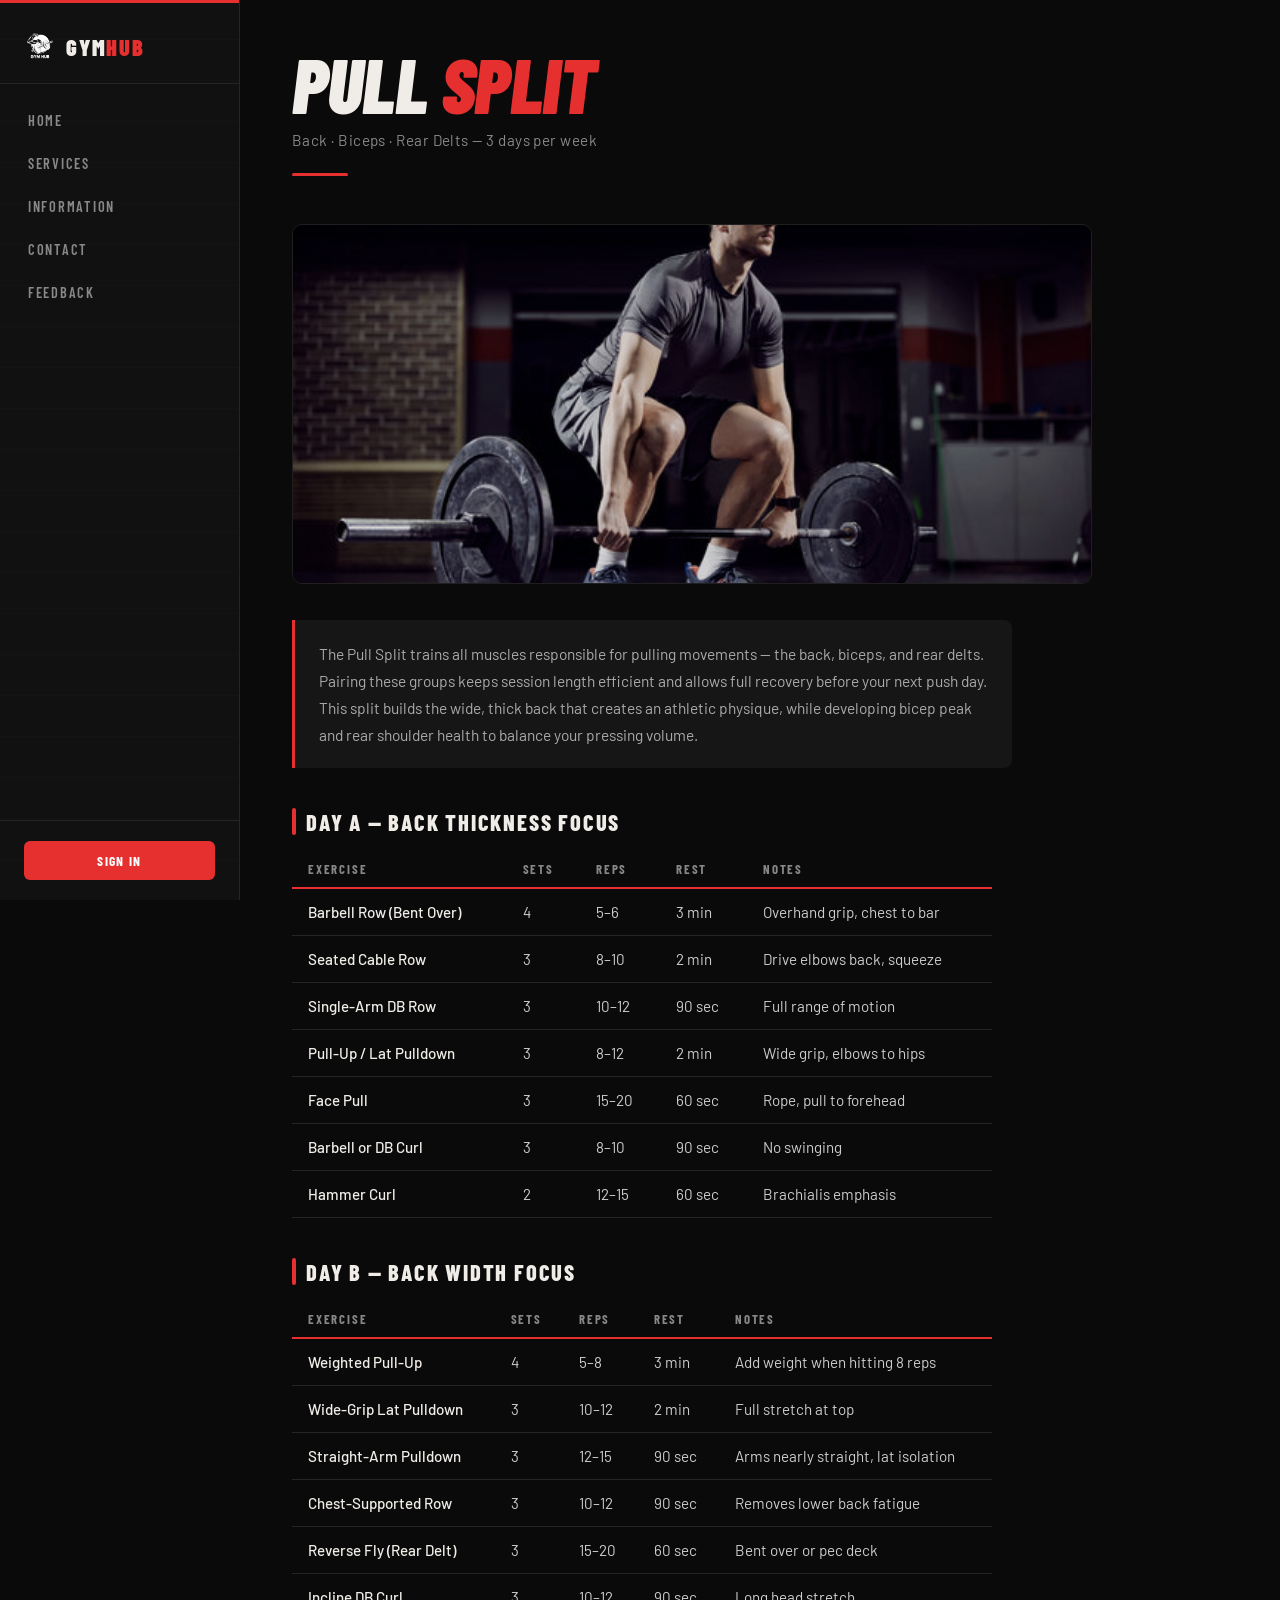
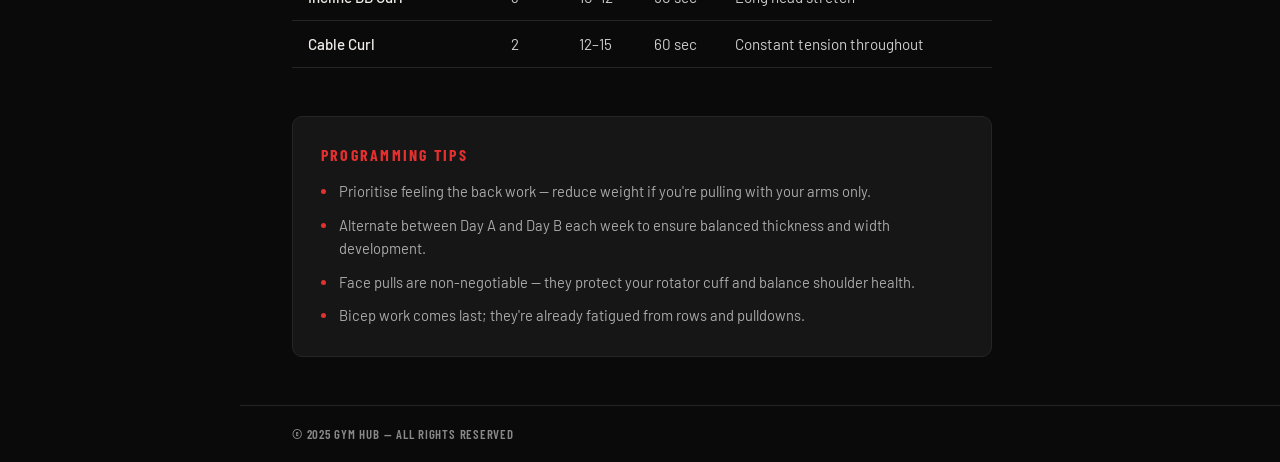
<file: pull-split.html>
<!DOCTYPE html>
<html lang="en">
<head>
    <meta charset="UTF-8">
    <meta name="viewport" content="width=device-width, initial-scale=1.0">
    <title>Pull Split — Gym Hub</title>
    <link rel="stylesheet" href="style.css">
</head>
<body>
    <header>
        <a href="index.html" class="nav-brand">
            <img src="img/logo.png" alt="Logo">
            <span class="nav-brand-name">Gym<span>Hub</span></span>
        </a>
        <nav>
            <ul>
                <li><a href="index.html">Home</a></li>
                <li><a href="services.html">Services</a></li>
                <li><a href="information.html">Information</a></li>
                <li><a href="contact.html">Contact</a></li>
                <li><a href="feedback.html">Feedback</a></li>
            </ul>
        </nav>
        <div class="nav-footer">
            <a href="login.html">Sign In</a>
        </div>
    </header>
    <main>
        <div class="page-title">
            <h1>Pull <em>Split</em></h1>
            <p class="subtitle">Back · Biceps · Rear Delts — 3 days per week</p>
        </div>

        <img src="img/pull-split.jpg" alt="Pull Split" class="workout-hero">

        <div class="split-intro">
            <p>The Pull Split trains all muscles responsible for pulling movements — the back, biceps, and rear delts. Pairing these groups keeps session length efficient and allows full recovery before your next push day. This split builds the wide, thick back that creates an athletic physique, while developing bicep peak and rear shoulder health to balance your pressing volume.</p>
        </div>

        <h2 class="section-heading">Day A — Back Thickness Focus</h2>
        <table>
            <thead>
                <tr><th>Exercise</th><th>Sets</th><th>Reps</th><th>Rest</th><th>Notes</th></tr>
            </thead>
            <tbody>
                <tr><td>Barbell Row (Bent Over)</td><td>4</td><td>5–6</td><td>3 min</td><td>Overhand grip, chest to bar</td></tr>
                <tr><td>Seated Cable Row</td><td>3</td><td>8–10</td><td>2 min</td><td>Drive elbows back, squeeze</td></tr>
                <tr><td>Single-Arm DB Row</td><td>3</td><td>10–12</td><td>90 sec</td><td>Full range of motion</td></tr>
                <tr><td>Pull-Up / Lat Pulldown</td><td>3</td><td>8–12</td><td>2 min</td><td>Wide grip, elbows to hips</td></tr>
                <tr><td>Face Pull</td><td>3</td><td>15–20</td><td>60 sec</td><td>Rope, pull to forehead</td></tr>
                <tr><td>Barbell or DB Curl</td><td>3</td><td>8–10</td><td>90 sec</td><td>No swinging</td></tr>
                <tr><td>Hammer Curl</td><td>2</td><td>12–15</td><td>60 sec</td><td>Brachialis emphasis</td></tr>
            </tbody>
        </table>

        <h2 class="section-heading">Day B — Back Width Focus</h2>
        <table>
            <thead>
                <tr><th>Exercise</th><th>Sets</th><th>Reps</th><th>Rest</th><th>Notes</th></tr>
            </thead>
            <tbody>
                <tr><td>Weighted Pull-Up</td><td>4</td><td>5–8</td><td>3 min</td><td>Add weight when hitting 8 reps</td></tr>
                <tr><td>Wide-Grip Lat Pulldown</td><td>3</td><td>10–12</td><td>2 min</td><td>Full stretch at top</td></tr>
                <tr><td>Straight-Arm Pulldown</td><td>3</td><td>12–15</td><td>90 sec</td><td>Arms nearly straight, lat isolation</td></tr>
                <tr><td>Chest-Supported Row</td><td>3</td><td>10–12</td><td>90 sec</td><td>Removes lower back fatigue</td></tr>
                <tr><td>Reverse Fly (Rear Delt)</td><td>3</td><td>15–20</td><td>60 sec</td><td>Bent over or pec deck</td></tr>
                <tr><td>Incline DB Curl</td><td>3</td><td>10–12</td><td>90 sec</td><td>Long head stretch</td></tr>
                <tr><td>Cable Curl</td><td>2</td><td>12–15</td><td>60 sec</td><td>Constant tension throughout</td></tr>
            </tbody>
        </table>

        <div class="tips">
            <h3>Programming Tips</h3>
            <ul>
                <li>Prioritise feeling the back work — reduce weight if you're pulling with your arms only.</li>
                <li>Alternate between Day A and Day B each week to ensure balanced thickness and width development.</li>
                <li>Face pulls are non-negotiable — they protect your rotator cuff and balance shoulder health.</li>
                <li>Bicep work comes last; they're already fatigued from rows and pulldowns.</li>
            </ul>
        </div>
    </main>
    <footer></footer>
</body>
</html>
</file>
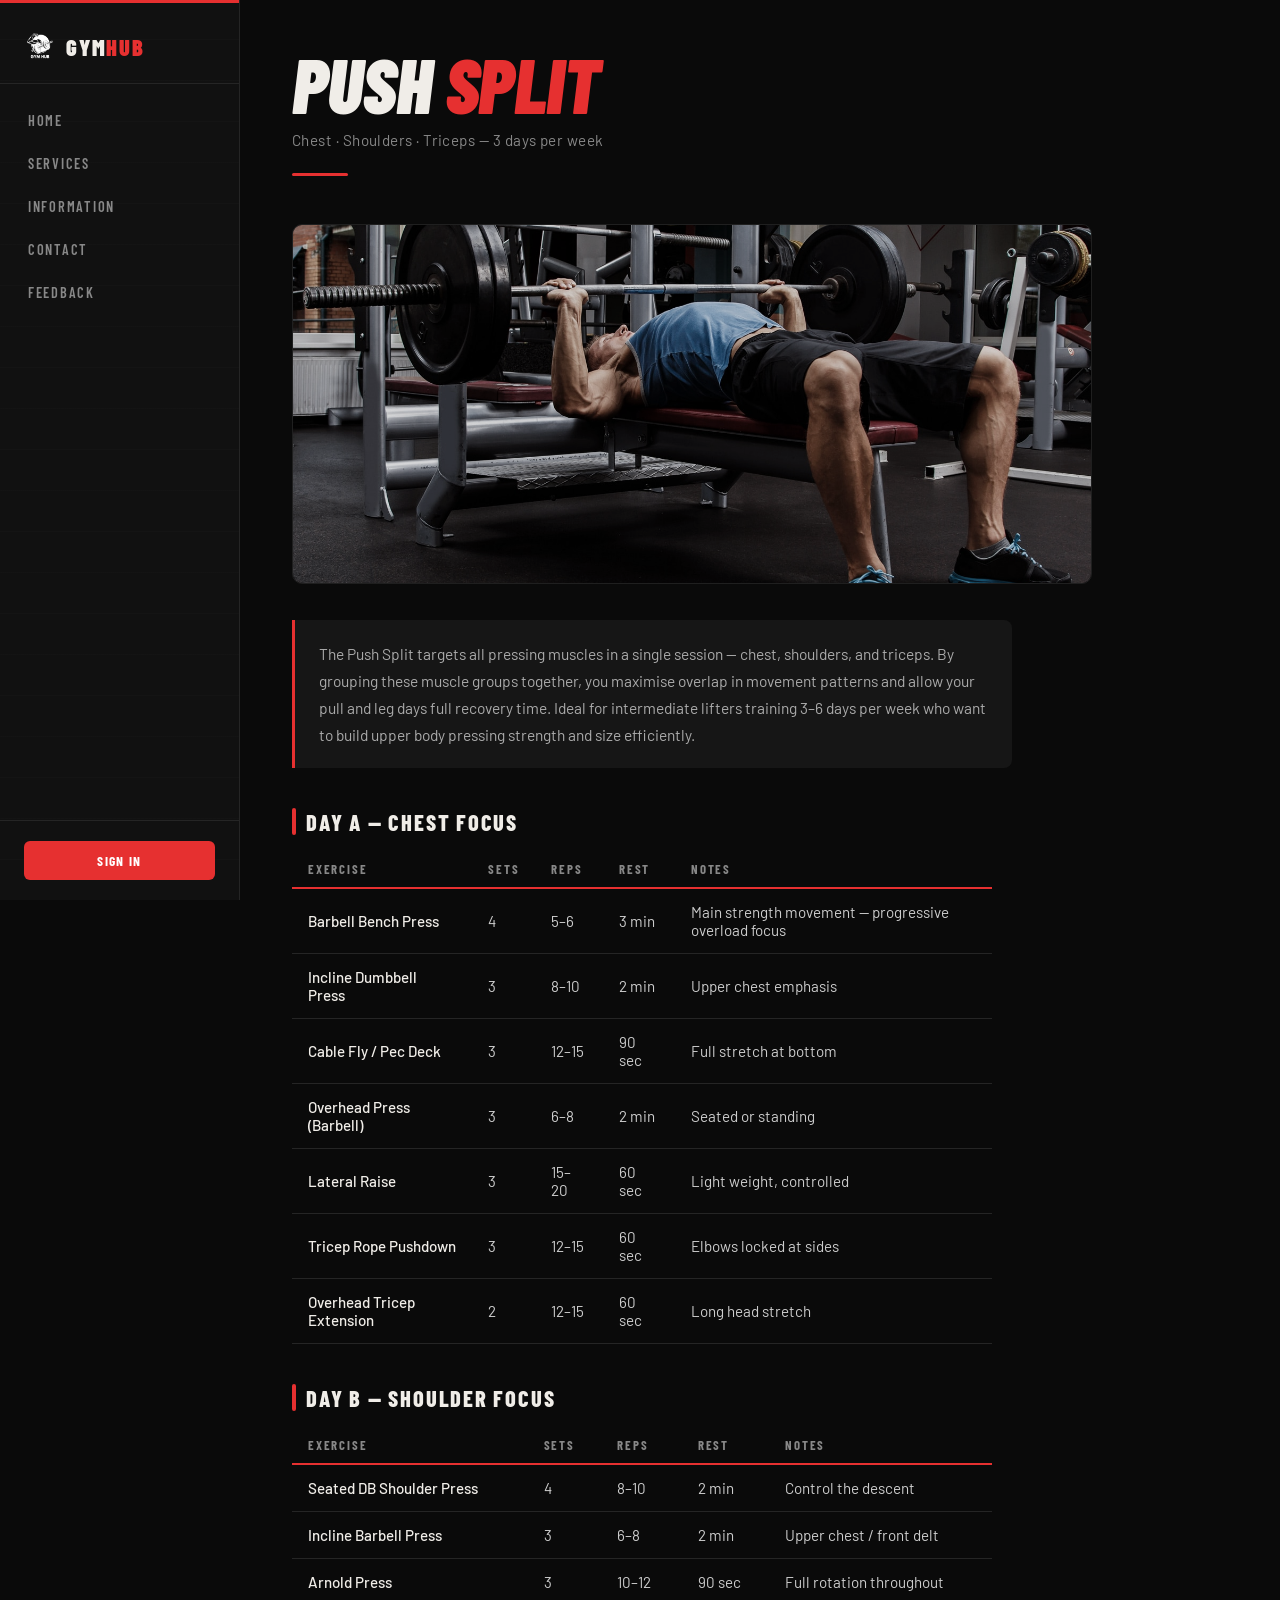
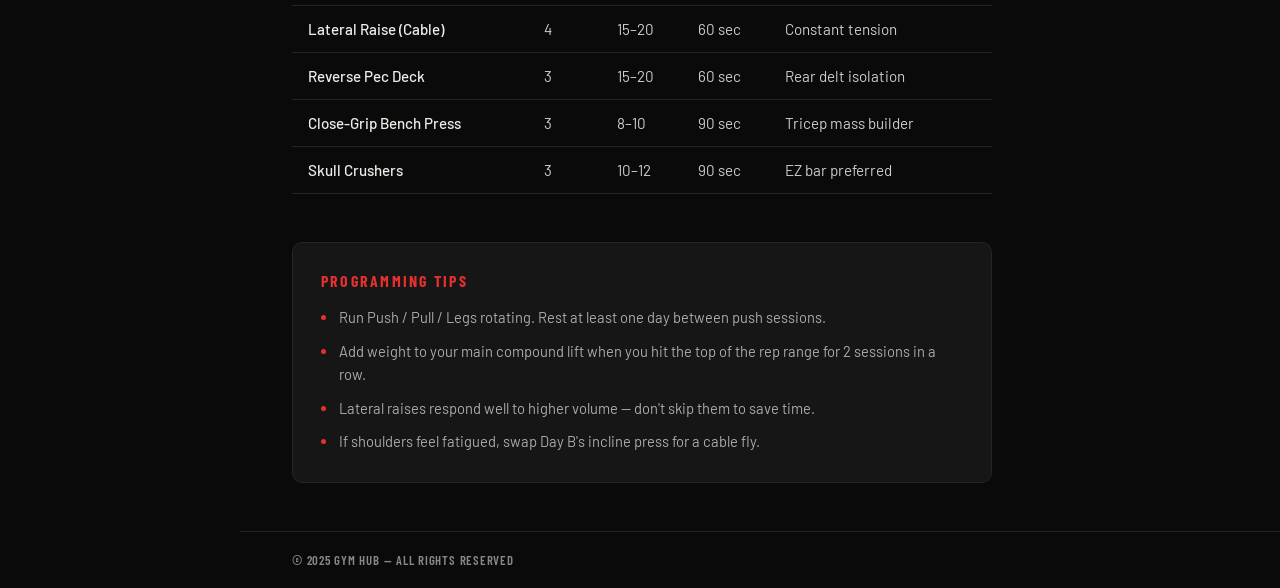
<file: push-split.html>
<!DOCTYPE html>
<html lang="en">
<head>
    <meta charset="UTF-8">
    <meta name="viewport" content="width=device-width, initial-scale=1.0">
    <title>Push Split — Gym Hub</title>
    <link rel="stylesheet" href="style.css">
</head>
<body>
    <header>
        <a href="index.html" class="nav-brand">
            <img src="img/logo.png" alt="Logo">
            <span class="nav-brand-name">Gym<span>Hub</span></span>
        </a>
        <nav>
            <ul>
                <li><a href="index.html">Home</a></li>
                <li><a href="services.html">Services</a></li>
                <li><a href="information.html">Information</a></li>
                <li><a href="contact.html">Contact</a></li>
                <li><a href="feedback.html">Feedback</a></li>
            </ul>
        </nav>
        <div class="nav-footer">
            <a href="login.html">Sign In</a>
        </div>
    </header>
    <main>
        <div class="page-title">
            <h1>Push <em>Split</em></h1>
            <p class="subtitle">Chest · Shoulders · Triceps — 3 days per week</p>
        </div>

        <img src="img/push-split.jpg" alt="Push Split" class="workout-hero">

        <div class="split-intro">
            <p>The Push Split targets all pressing muscles in a single session — chest, shoulders, and triceps. By grouping these muscle groups together, you maximise overlap in movement patterns and allow your pull and leg days full recovery time. Ideal for intermediate lifters training 3–6 days per week who want to build upper body pressing strength and size efficiently.</p>
        </div>

        <h2 class="section-heading">Day A — Chest Focus</h2>
        <table>
            <thead>
                <tr><th>Exercise</th><th>Sets</th><th>Reps</th><th>Rest</th><th>Notes</th></tr>
            </thead>
            <tbody>
                <tr><td>Barbell Bench Press</td><td>4</td><td>5–6</td><td>3 min</td><td>Main strength movement — progressive overload focus</td></tr>
                <tr><td>Incline Dumbbell Press</td><td>3</td><td>8–10</td><td>2 min</td><td>Upper chest emphasis</td></tr>
                <tr><td>Cable Fly / Pec Deck</td><td>3</td><td>12–15</td><td>90 sec</td><td>Full stretch at bottom</td></tr>
                <tr><td>Overhead Press (Barbell)</td><td>3</td><td>6–8</td><td>2 min</td><td>Seated or standing</td></tr>
                <tr><td>Lateral Raise</td><td>3</td><td>15–20</td><td>60 sec</td><td>Light weight, controlled</td></tr>
                <tr><td>Tricep Rope Pushdown</td><td>3</td><td>12–15</td><td>60 sec</td><td>Elbows locked at sides</td></tr>
                <tr><td>Overhead Tricep Extension</td><td>2</td><td>12–15</td><td>60 sec</td><td>Long head stretch</td></tr>
            </tbody>
        </table>

        <h2 class="section-heading">Day B — Shoulder Focus</h2>
        <table>
            <thead>
                <tr><th>Exercise</th><th>Sets</th><th>Reps</th><th>Rest</th><th>Notes</th></tr>
            </thead>
            <tbody>
                <tr><td>Seated DB Shoulder Press</td><td>4</td><td>8–10</td><td>2 min</td><td>Control the descent</td></tr>
                <tr><td>Incline Barbell Press</td><td>3</td><td>6–8</td><td>2 min</td><td>Upper chest / front delt</td></tr>
                <tr><td>Arnold Press</td><td>3</td><td>10–12</td><td>90 sec</td><td>Full rotation throughout</td></tr>
                <tr><td>Lateral Raise (Cable)</td><td>4</td><td>15–20</td><td>60 sec</td><td>Constant tension</td></tr>
                <tr><td>Reverse Pec Deck</td><td>3</td><td>15–20</td><td>60 sec</td><td>Rear delt isolation</td></tr>
                <tr><td>Close-Grip Bench Press</td><td>3</td><td>8–10</td><td>90 sec</td><td>Tricep mass builder</td></tr>
                <tr><td>Skull Crushers</td><td>3</td><td>10–12</td><td>90 sec</td><td>EZ bar preferred</td></tr>
            </tbody>
        </table>

        <div class="tips">
            <h3>Programming Tips</h3>
            <ul>
                <li>Run Push / Pull / Legs rotating. Rest at least one day between push sessions.</li>
                <li>Add weight to your main compound lift when you hit the top of the rep range for 2 sessions in a row.</li>
                <li>Lateral raises respond well to higher volume — don't skip them to save time.</li>
                <li>If shoulders feel fatigued, swap Day B's incline press for a cable fly.</li>
            </ul>
        </div>
    </main>
    <footer></footer>
</body>
</html>
</file>
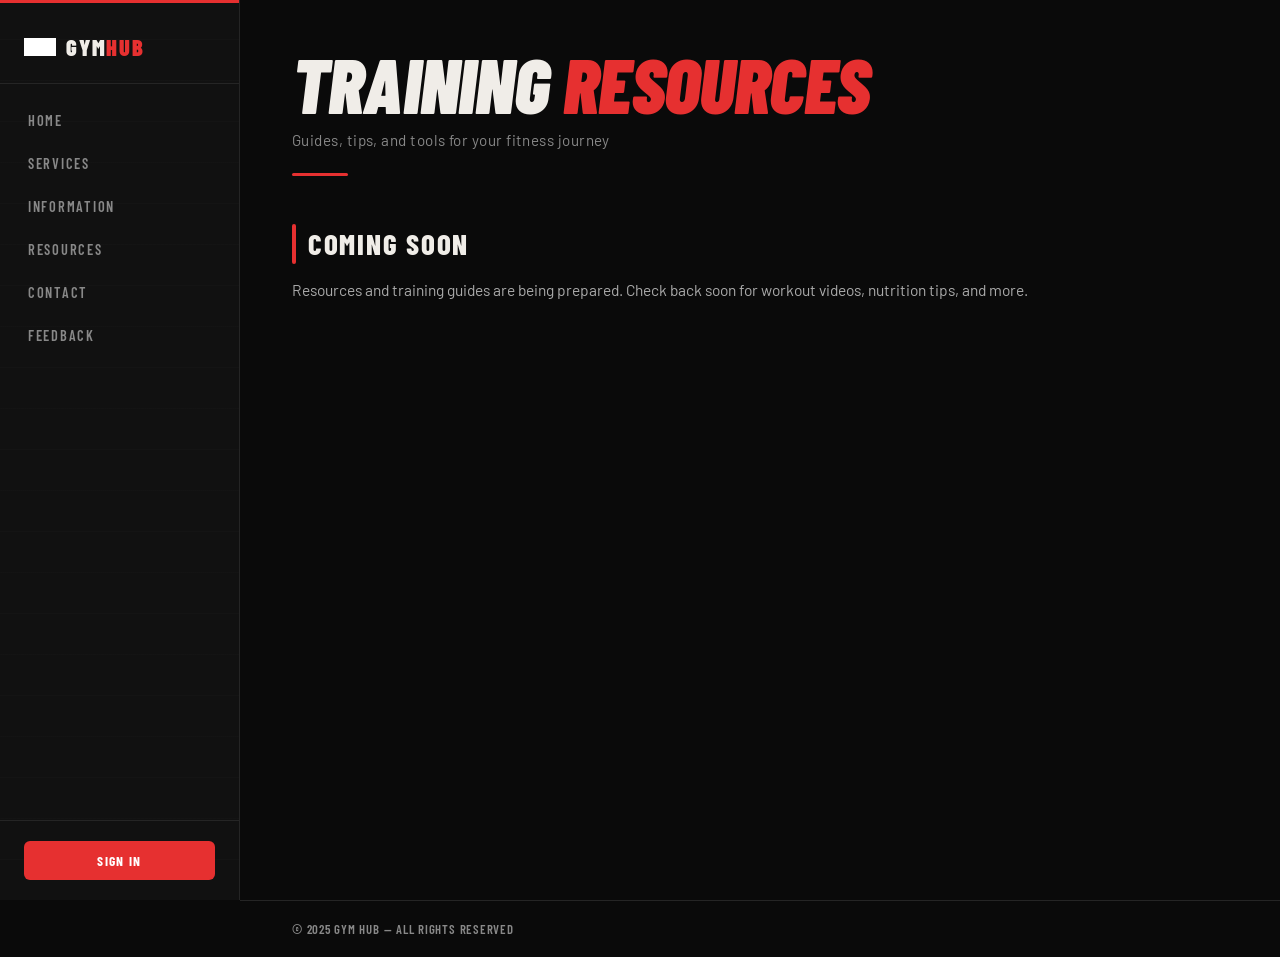
<file: resources.html>
<!DOCTYPE html>
<html lang="en">
<head>
    <meta charset="UTF-8">
    <meta name="viewport" content="width=device-width, initial-scale=1.0">
    <title>Resources — Gym Hub</title>
    <link rel="stylesheet" href="style.css">
</head>
<body>
    <header>
        <a href="index.html" class="nav-brand">
            <img src="img/sampleLogo.png" alt="Logo">
            <span class="nav-brand-name">Gym<span>Hub</span></span>
        </a>
        <nav>
            <ul>
                <li><a href="index.html">Home</a></li>
                <li><a href="services.html">Services</a></li>
                <li><a href="information.html">Information</a></li>
                <li><a href="resources.html">Resources</a></li>
                <li><a href="contact.html">Contact</a></li>
                <li><a href="feedback.html">Feedback</a></li>
            </ul>
        </nav>
        <div class="nav-footer">
            <a href="login.html">Sign In</a>
        </div>
    </header>
    <main>
        <div class="page-title">
            <h1>Training <em>Resources</em></h1>
            <p class="subtitle">Guides, tips, and tools for your fitness journey</p>
        </div>
        <div class="services-text">
            <h2>Coming Soon</h2>
            <p>Resources and training guides are being prepared. Check back soon for workout videos, nutrition tips, and more.</p>
        </div>
    </main>
    <footer></footer>
</body>
</html>
</file>
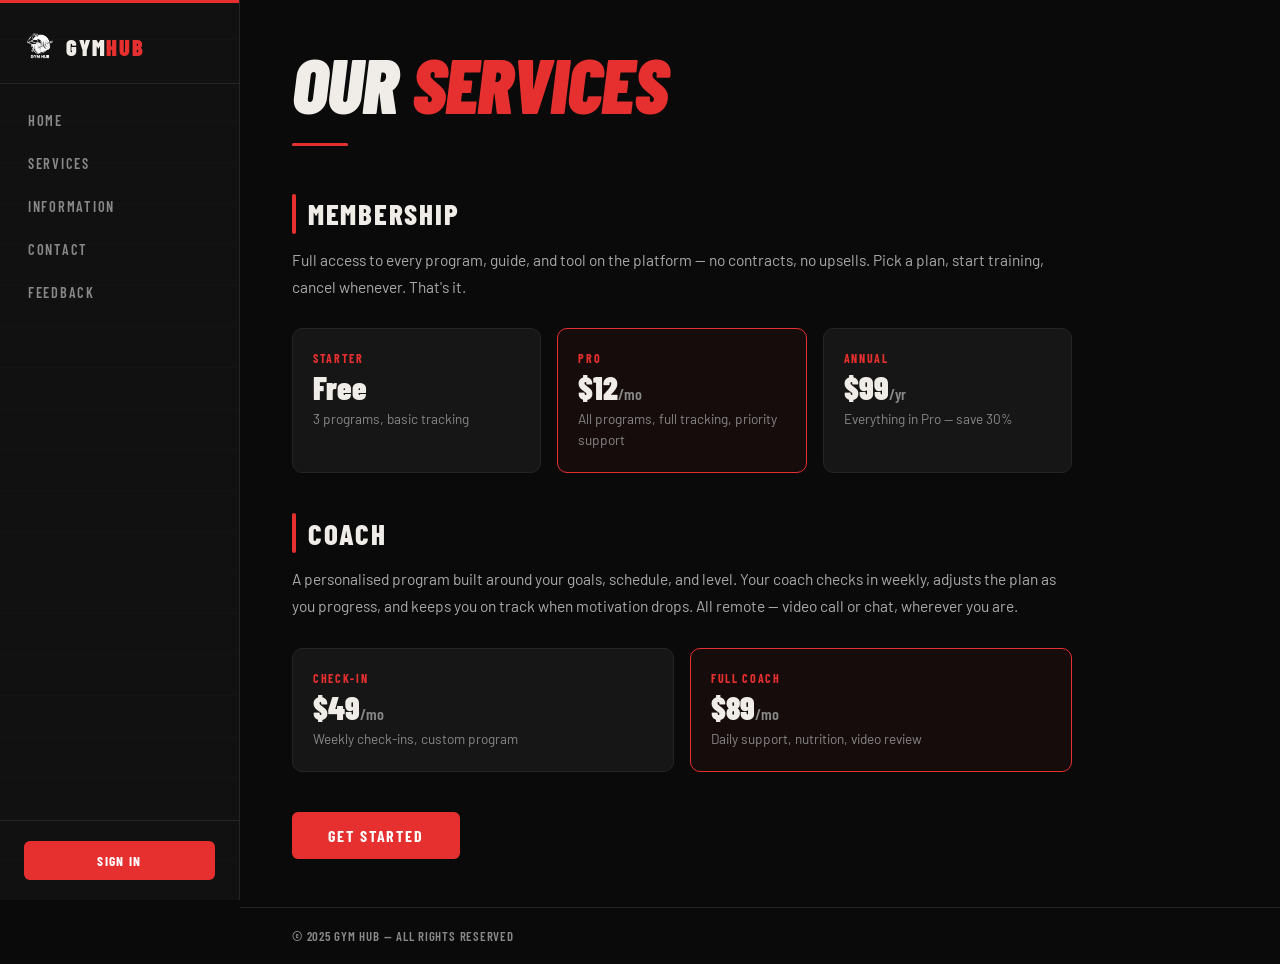
<file: services.html>
<!DOCTYPE html>
<html lang="en">
<head>
    <meta charset="UTF-8">
    <meta name="viewport" content="width=device-width, initial-scale=1.0">
    <title>Services — Gym Hub</title>
    <link rel="stylesheet" href="style.css">
</head>
<body>
    <header>
        <a href="index.html" class="nav-brand">
            <img src="img/logo.png" alt="Logo">
            <span class="nav-brand-name">Gym<span>Hub</span></span>
        </a>
        <nav>
            <ul>
                <li><a href="index.html">Home</a></li>
                <li><a href="services.html">Services</a></li>
                <li><a href="information.html">Information</a></li>
                <li><a href="contact.html">Contact</a></li>
                <li><a href="feedback.html">Feedback</a></li>
            </ul>
        </nav>
        <div class="nav-footer">
            <a href="login.html">Sign In</a>
        </div>
    </header>
    <main>
        <div class="page-title">
            <h1>Our <em>Services</em></h1>
        </div>

        <div class="services-text">
            <h2>Membership</h2>
            <p>
                Full access to every program, guide, and tool on the platform — no contracts, no upsells. 
                Pick a plan, start training, cancel whenever. That's it.
            </p>

            <div class="services-tiers">
                <div class="tier-card">
                    <span class="tier-label">Starter</span>
                    <span class="tier-price">Free</span>
                    <p>3 programs, basic tracking</p>
                </div>
                <div class="tier-card featured">
                    <span class="tier-label">Pro</span>
                    <span class="tier-price">$12<span>/mo</span></span>
                    <p>All programs, full tracking, priority support</p>
                </div>
                <div class="tier-card">
                    <span class="tier-label">Annual</span>
                    <span class="tier-price">$99<span>/yr</span></span>
                    <p>Everything in Pro — save 30%</p>
                </div>
            </div>

            <h2>Coach</h2>
            <p>
                A personalised program built around your goals, schedule, and level. Your coach checks in weekly, 
                adjusts the plan as you progress, and keeps you on track when motivation drops. 
                All remote — video call or chat, wherever you are.
            </p>

            <div class="services-tiers">
                <div class="tier-card">
                    <span class="tier-label">Check-In</span>
                    <span class="tier-price">$49<span>/mo</span></span>
                    <p>Weekly check-ins, custom program</p>
                </div>
                <div class="tier-card featured">
                    <span class="tier-label">Full Coach</span>
                    <span class="tier-price">$89<span>/mo</span></span>
                    <p>Daily support, nutrition, video review</p>
                </div>
            </div>

            <div class="services-cta">
                <a href="contact.html" class="btn-inline">Get Started</a>
            </div>
        </div>
    </main>
    <footer></footer>
</body>
</html>
</file>
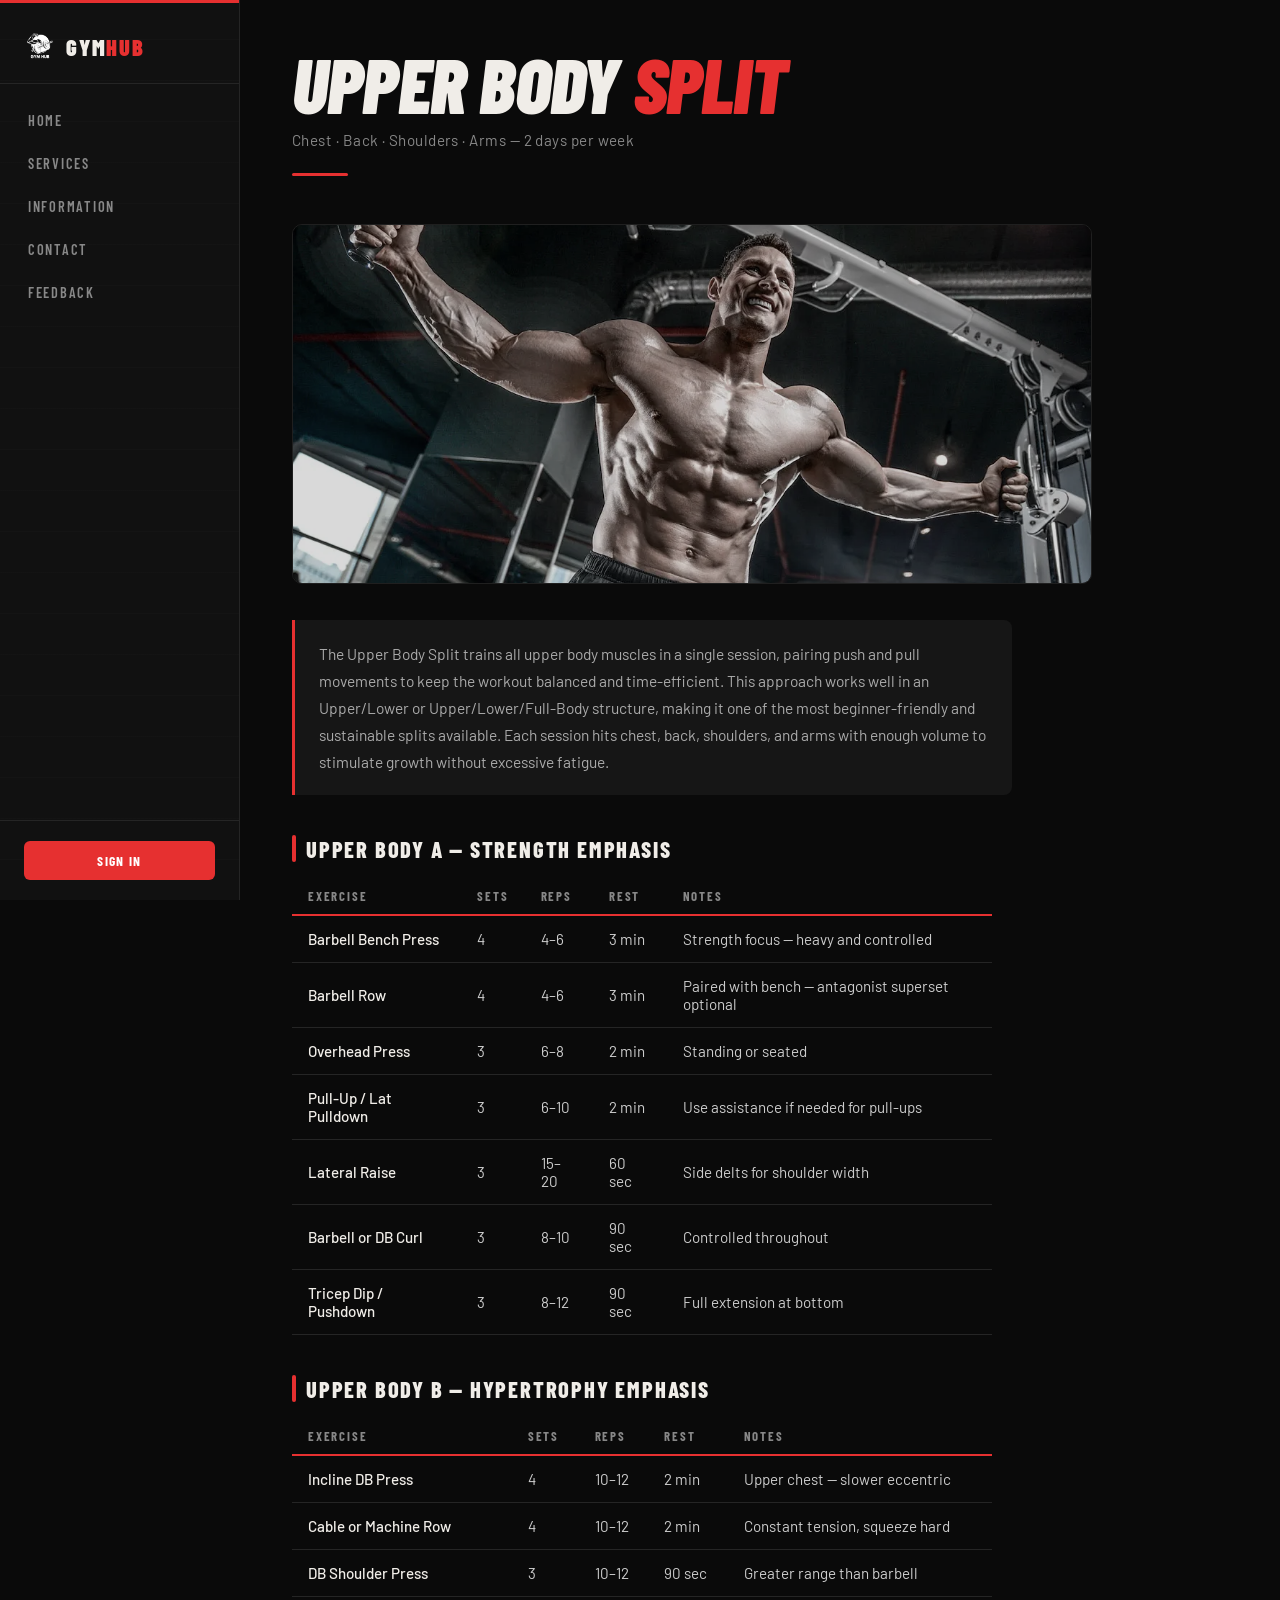
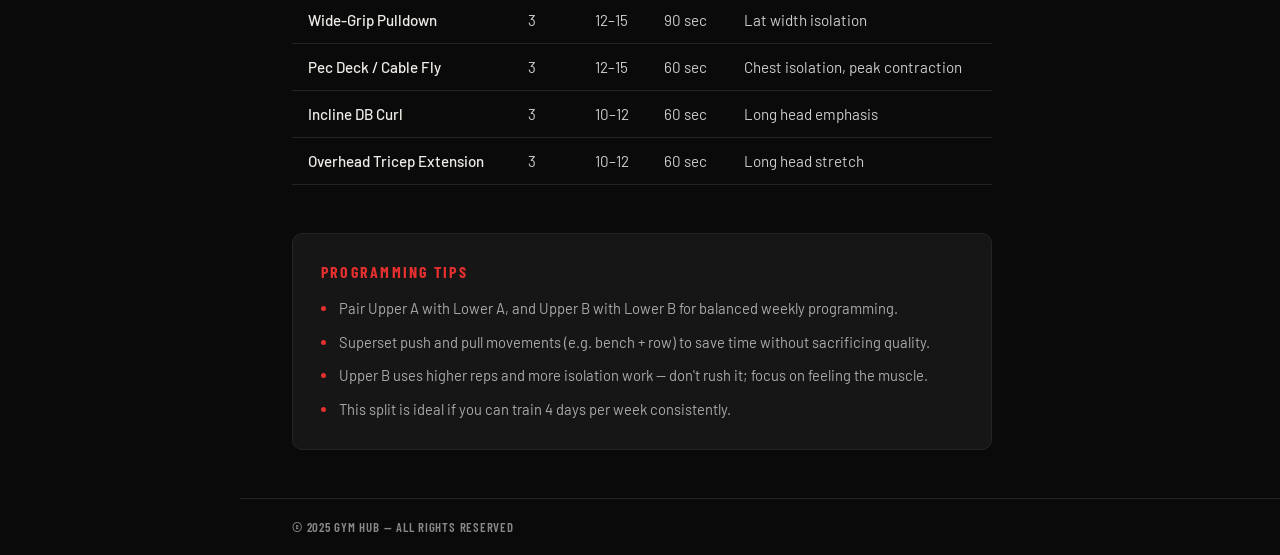
<file: upper-body.html>
<!DOCTYPE html>
<html lang="en">
<head>
    <meta charset="UTF-8">
    <meta name="viewport" content="width=device-width, initial-scale=1.0">
    <title>Upper Body — Gym Hub</title>
    <link rel="stylesheet" href="style.css">
</head>
<body>
    <header>
        <a href="index.html" class="nav-brand">
            <img src="img/logo.png" alt="Logo">
            <span class="nav-brand-name">Gym<span>Hub</span></span>
        </a>
        <nav>
            <ul>
                <li><a href="index.html">Home</a></li>
                <li><a href="services.html">Services</a></li>
                <li><a href="information.html">Information</a></li>
                <li><a href="contact.html">Contact</a></li>
                <li><a href="feedback.html">Feedback</a></li>
            </ul>
        </nav>
        <div class="nav-footer">
            <a href="login.html">Sign In</a>
        </div>
    </header>
    <main>
        <div class="page-title">
            <h1>Upper Body <em>Split</em></h1>
            <p class="subtitle">Chest · Back · Shoulders · Arms — 2 days per week</p>
        </div>

        <img src="img/upper-body.png" alt="Upper Body Split" class="workout-hero">

        <div class="split-intro">
            <p>The Upper Body Split trains all upper body muscles in a single session, pairing push and pull movements to keep the workout balanced and time-efficient. This approach works well in an Upper/Lower or Upper/Lower/Full-Body structure, making it one of the most beginner-friendly and sustainable splits available. Each session hits chest, back, shoulders, and arms with enough volume to stimulate growth without excessive fatigue.</p>
        </div>

        <h2 class="section-heading">Upper Body A — Strength Emphasis</h2>
        <table>
            <thead>
                <tr><th>Exercise</th><th>Sets</th><th>Reps</th><th>Rest</th><th>Notes</th></tr>
            </thead>
            <tbody>
                <tr><td>Barbell Bench Press</td><td>4</td><td>4–6</td><td>3 min</td><td>Strength focus — heavy and controlled</td></tr>
                <tr><td>Barbell Row</td><td>4</td><td>4–6</td><td>3 min</td><td>Paired with bench — antagonist superset optional</td></tr>
                <tr><td>Overhead Press</td><td>3</td><td>6–8</td><td>2 min</td><td>Standing or seated</td></tr>
                <tr><td>Pull-Up / Lat Pulldown</td><td>3</td><td>6–10</td><td>2 min</td><td>Use assistance if needed for pull-ups</td></tr>
                <tr><td>Lateral Raise</td><td>3</td><td>15–20</td><td>60 sec</td><td>Side delts for shoulder width</td></tr>
                <tr><td>Barbell or DB Curl</td><td>3</td><td>8–10</td><td>90 sec</td><td>Controlled throughout</td></tr>
                <tr><td>Tricep Dip / Pushdown</td><td>3</td><td>8–12</td><td>90 sec</td><td>Full extension at bottom</td></tr>
            </tbody>
        </table>

        <h2 class="section-heading">Upper Body B — Hypertrophy Emphasis</h2>
        <table>
            <thead>
                <tr><th>Exercise</th><th>Sets</th><th>Reps</th><th>Rest</th><th>Notes</th></tr>
            </thead>
            <tbody>
                <tr><td>Incline DB Press</td><td>4</td><td>10–12</td><td>2 min</td><td>Upper chest — slower eccentric</td></tr>
                <tr><td>Cable or Machine Row</td><td>4</td><td>10–12</td><td>2 min</td><td>Constant tension, squeeze hard</td></tr>
                <tr><td>DB Shoulder Press</td><td>3</td><td>10–12</td><td>90 sec</td><td>Greater range than barbell</td></tr>
                <tr><td>Wide-Grip Pulldown</td><td>3</td><td>12–15</td><td>90 sec</td><td>Lat width isolation</td></tr>
                <tr><td>Pec Deck / Cable Fly</td><td>3</td><td>12–15</td><td>60 sec</td><td>Chest isolation, peak contraction</td></tr>
                <tr><td>Incline DB Curl</td><td>3</td><td>10–12</td><td>60 sec</td><td>Long head emphasis</td></tr>
                <tr><td>Overhead Tricep Extension</td><td>3</td><td>10–12</td><td>60 sec</td><td>Long head stretch</td></tr>
            </tbody>
        </table>

        <div class="tips">
            <h3>Programming Tips</h3>
            <ul>
                <li>Pair Upper A with Lower A, and Upper B with Lower B for balanced weekly programming.</li>
                <li>Superset push and pull movements (e.g. bench + row) to save time without sacrificing quality.</li>
                <li>Upper B uses higher reps and more isolation work — don't rush it; focus on feeling the muscle.</li>
                <li>This split is ideal if you can train 4 days per week consistently.</li>
            </ul>
        </div>
    </main>
    <footer></footer>
</body>
</html>
</file>
<file: style.css>
@import url('https://fonts.googleapis.com/css2?family=Barlow+Condensed:ital,wght@0,400;0,600;0,700;0,800;0,900;1,700&family=Barlow:wght@300;400;500;600&display=swap');

:root {
    --black:    #0a0a0a;
    --dark:     #111111;
    --card:     #161616;
    --border:   #252525;
    --red:      #e63030;
    --red-dim:  #b52525;
    --red-glow: rgba(230, 48, 48, 0.18);
    --white:    #f0ede8;
    --muted:    #888888;
    --nav-w:    240px;
    --ease:     cubic-bezier(0.25, 0.46, 0.45, 0.94);
}

*, *::before, *::after {
    box-sizing: border-box;
    margin: 0;
    padding: 0;
}

html { scroll-behavior: smooth; }

body {
    font-family: 'Barlow', sans-serif;
    background: var(--black);
    color: var(--white);
    min-height: 100vh;
    overflow-x: hidden;
}

/* header */

header {
    width: var(--nav-w);
    height: 100vh;
    background: var(--dark);
    position: fixed;
    left: 0;
    top: 0;
    z-index: 100;
    display: flex;
    flex-direction: column;
    border-right: 1px solid var(--border);
    overflow: hidden;
}

header::before {
    content: '';
    display: block;
    height: 3px;
    width: 100%;
    background: var(--red);
    flex-shrink: 0;
}

header::after {
    content: '';
    position: absolute;
    inset: 0;
    background: repeating-linear-gradient(
        0deg,
        transparent,
        transparent 40px,
        rgba(255, 255, 255, 0.012) 40px,
        rgba(255, 255, 255, 0.012) 41px
    );
    pointer-events: none;
}

.nav-brand {
    padding: 28px 24px 20px;
    border-bottom: 1px solid var(--border);
    display: flex;
    align-items: center;
    gap: 10px;
    text-decoration: none;
    position: relative;
    z-index: 1;
}

.nav-brand img {
    width: 32px;
    height: 32px;
    object-fit: contain;
    filter: brightness(0) invert(1);
}

.nav-brand-name {
    font-family: 'Barlow Condensed', sans-serif;
    font-weight: 900;
    font-size: 1.4rem;
    letter-spacing: 0.08em;
    text-transform: uppercase;
    color: var(--white);
}

.nav-brand-name span { color: var(--red); }

nav {
    flex: 1;
    padding: 16px 0;
    position: relative;
    z-index: 1;
}

nav ul {
    list-style: none;
    display: flex;
    flex-direction: column;
    gap: 2px;
    padding: 0 12px;
}

nav ul li { display: block; }

nav ul li a {
    color: var(--muted);
    text-decoration: none;
    font-family: 'Barlow Condensed', sans-serif;
    font-weight: 600;
    font-size: 0.9rem;
    letter-spacing: 0.12em;
    text-transform: uppercase;
    padding: 12px 16px;
    display: flex;
    align-items: center;
    border-radius: 6px;
    position: relative;
    transition: color 0.2s var(--ease), background 0.2s var(--ease);
}

nav ul li a::before {
    content: '';
    position: absolute;
    left: 0;
    top: 50%;
    transform: translateY(-50%) scaleY(0);
    width: 2px;
    height: 60%;
    background: var(--red);
    border-radius: 0 2px 2px 0;
    transition: transform 0.2s var(--ease);
}

nav ul li a:hover {
    color: var(--white);
    background: rgba(255, 255, 255, 0.05);
}

nav ul li a:hover::before { transform: translateY(-50%) scaleY(1); }

.nav-footer {
    padding: 20px 24px;
    border-top: 1px solid var(--border);
    position: relative;
    z-index: 1;
}

.nav-footer a {
    display: block;
    text-align: center;
    background: var(--red);
    color: white;
    text-decoration: none;
    font-family: 'Barlow Condensed', sans-serif;
    font-weight: 700;
    font-size: 0.85rem;
    letter-spacing: 0.1em;
    text-transform: uppercase;
    padding: 11px;
    border-radius: 6px;
    transition: background 0.2s var(--ease);
}

.nav-footer a:hover { background: var(--red-dim); }

/* main */

main {
    margin-left: var(--nav-w);
    padding: 48px 52px;
    min-height: 100vh;
    animation: fadeIn 0.5s var(--ease) both;
}

@keyframes fadeIn {
    from { opacity: 0; transform: translateY(12px); }
    to   { opacity: 1; transform: translateY(0); }
}

/* page title */

.page-title {
    margin-bottom: 48px;
    position: relative;
}

.page-title h1 {
    font-family: 'Barlow Condensed', sans-serif;
    font-weight: 900;
    font-style: italic;
    font-size: clamp(3rem, 6vw, 5.5rem);
    line-height: 0.92;
    text-transform: uppercase;
    letter-spacing: -0.01em;
}

.page-title h1 em {
    color: var(--red);
    font-style: inherit;
}

.page-title .subtitle {
    margin-top: 12px;
    color: var(--muted);
    font-size: 0.95rem;
    letter-spacing: 0.03em;
}

.page-title::after {
    content: '';
    display: block;
    margin-top: 24px;
    width: 56px;
    height: 3px;
    background: var(--red);
    border-radius: 2px;
}

/* home */

.title {
    display: flex;
    flex-direction: column;
    align-items: flex-start;
    gap: 8px;
    margin-bottom: 52px;
}

.title h1 {
    font-family: 'Barlow Condensed', sans-serif;
    font-weight: 900;
    font-style: italic;
    font-size: clamp(3.5rem, 7vw, 6.5rem);
    text-transform: uppercase;
    line-height: 0.9;
    letter-spacing: -0.01em;
}

.title h1 span { color: var(--red); }

.title-tagline {
    font-size: 0.9rem;
    color: var(--muted);
    letter-spacing: 0.2em;
    text-transform: uppercase;
    font-weight: 500;
}

/* splits grid */

.splits-grid {
    display: grid;
    grid-template-columns: repeat(3, 1fr);
    gap: 16px;
}

.split-card {
    position: relative;
    border-radius: 10px;
    overflow: hidden;
    background: var(--card);
    border: 1px solid var(--border);
    transition: transform 0.3s var(--ease), border-color 0.3s var(--ease);
}

.split-card:hover {
    transform: translateY(-4px);
    border-color: var(--red);
}

.split-card a {
    display: block;
    text-decoration: none;
    color: var(--white);
}

.split-card img {
    width: 100%;
    height: 210px;
    object-fit: cover;
    display: block;
    filter: brightness(0.72) saturate(0.7);
    transition: filter 0.3s var(--ease), transform 0.4s var(--ease);
}

.split-card:hover img {
    filter: brightness(0.92) saturate(1);
    transform: scale(1.04);
}

.split-card figcaption {
    position: absolute;
    bottom: 0;
    left: 0;
    right: 0;
    padding: 36px 18px 18px;
    background: linear-gradient(to top, rgba(0,0,0,0.92), transparent);
    font-family: 'Barlow Condensed', sans-serif;
    font-weight: 700;
    font-size: 1rem;
    letter-spacing: 0.12em;
    text-transform: uppercase;
}

.split-card figcaption p {
    display: flex;
    align-items: center;
    gap: 8px;
    margin: 0;
}

.split-card figcaption p::before {
    content: '';
    display: inline-block;
    width: 6px;
    height: 6px;
    background: var(--red);
    border-radius: 50%;
    flex-shrink: 0;
}

/* services */

.services-text {
    max-width: 780px;
}

.services-text h2 {
    font-family: 'Barlow Condensed', sans-serif;
    font-weight: 800;
    font-size: 1.8rem;
    text-transform: uppercase;
    letter-spacing: 0.06em;
    margin-top: 40px;
    margin-bottom: 12px;
    display: flex;
    align-items: center;
    gap: 12px;
}

.services-text h2:first-child { margin-top: 0; }

.services-text h2::before {
    content: '';
    display: inline-block;
    width: 4px;
    height: 1.4em;
    background: var(--red);
    border-radius: 2px;
    flex-shrink: 0;
}

.services-text p {
    color: #aaa;
    line-height: 1.75;
    font-size: 0.97rem;
}

.services-tiers {
    display: flex;
    gap: 16px;
    margin: 28px 0 40px;
    flex-wrap: wrap;
}

.tier-card {
    flex: 1;
    min-width: 160px;
    background: var(--card);
    border: 1px solid var(--border);
    border-radius: 10px;
    padding: 22px 20px;
    display: flex;
    flex-direction: column;
    gap: 6px;
    transition: border-color 0.2s var(--ease);
}

.tier-card:hover { border-color: rgba(230, 48, 48, 0.4); }

.tier-card.featured {
    border-color: var(--red);
    background: rgba(230, 48, 48, 0.06);
}

.tier-label {
    font-family: 'Barlow Condensed', sans-serif;
    font-weight: 700;
    font-size: 0.75rem;
    letter-spacing: 0.14em;
    text-transform: uppercase;
    color: var(--red);
}

.tier-price {
    font-family: 'Barlow Condensed', sans-serif;
    font-weight: 900;
    font-size: 2rem;
    color: var(--white);
    line-height: 1;
}

.tier-price span {
    font-size: 1rem;
    color: var(--muted);
    font-weight: 600;
}

.tier-card p {
    font-size: 0.85rem;
    color: var(--muted);
    margin: 0;
    line-height: 1.5;
}

.services-cta { margin-top: 16px; }

.btn-inline {
    display: inline-block;
    padding: 14px 36px;
    background: var(--red);
    color: white;
    text-decoration: none;
    font-family: 'Barlow Condensed', sans-serif;
    font-size: 1rem;
    font-weight: 700;
    letter-spacing: 0.12em;
    text-transform: uppercase;
    border-radius: 6px;
    transition: background 0.2s var(--ease), transform 0.15s var(--ease);
}

.btn-inline:hover {
    background: var(--red-dim);
    transform: translateY(-1px);
}

/* information */

.gym-image img {
    width: 100%;
    max-width: 700px;
    height: 420px;
    object-fit: cover;
    border-radius: 10px;
    border: 1px solid var(--border);
    filter: brightness(0.85) saturate(0.7);
}

.gym-info {
    margin-top: 32px;
    max-width: 700px;
}

.gym-info h2 {
    font-family: 'Barlow Condensed', sans-serif;
    font-weight: 800;
    font-size: 1.2rem;
    text-transform: uppercase;
    letter-spacing: 0.1em;
    color: var(--muted);
    margin-bottom: 8px;
}

.gym-info p {
    color: var(--white);
    font-size: 1rem;
    line-height: 1.8;
}

/* forms */

.container {
    display: block;
    background: var(--card);
    max-width: 860px;
    padding: 36px;
    border-radius: 10px;
    border: 1px solid var(--border);
}

fieldset {
    border: 1px solid var(--border);
    border-radius: 8px;
    padding: 24px;
    margin-bottom: 20px;
}

legend {
    font-family: 'Barlow Condensed', sans-serif;
    font-weight: 700;
    font-size: 0.8rem;
    letter-spacing: 0.14em;
    text-transform: uppercase;
    color: var(--muted);
    padding: 0 10px;
}

.form-group { margin-bottom: 20px; }
.form-group:last-child { margin-bottom: 0; }

.label-block {
    display: block;
    font-size: 0.8rem;
    font-weight: 600;
    letter-spacing: 0.1em;
    text-transform: uppercase;
    margin-bottom: 8px;
    color: var(--muted);
}

input[type="text"],
input[type="email"],
input[type="password"],
input[type="tel"],
input[type="date"],
input[type="number"],
select,
textarea {
    width: 100%;
    padding: 12px 14px;
    background: var(--dark);
    border: 1px solid var(--border);
    border-radius: 6px;
    font-size: 0.95rem;
    font-family: 'Barlow', sans-serif;
    color: var(--white);
    resize: vertical;
    transition: border-color 0.2s var(--ease);
}

input::placeholder, textarea::placeholder { color: #444; }

input:focus, select:focus, textarea:focus {
    outline: none;
    border-color: var(--red);
}

select option { background: var(--dark); }

.button {
    width: 100%;
    padding: 14px;
    border: none;
    border-radius: 6px;
    font-family: 'Barlow Condensed', sans-serif;
    font-size: 1rem;
    font-weight: 700;
    letter-spacing: 0.12em;
    text-transform: uppercase;
    background: var(--red);
    color: white;
    cursor: pointer;
    margin-top: 8px;
    transition: background 0.2s var(--ease), transform 0.15s var(--ease);
}

.button:hover {
    background: var(--red-dim);
    transform: translateY(-1px);
}

.button:active { transform: translateY(0); }

/* footer */

footer {
    margin-left: var(--nav-w);
    padding: 20px 52px;
    border-top: 1px solid var(--border);
    color: var(--muted);
    font-size: 0.8rem;
    letter-spacing: 0.06em;
}

footer:empty::before {
    content: '© 2025 GYM HUB — ALL RIGHTS RESERVED';
    display: block;
    font-family: 'Barlow Condensed', sans-serif;
    font-weight: 600;
    text-transform: uppercase;
}

/* workout pages */

.workout-hero {
    width: 100%;
    max-width: 800px;
    height: 360px;
    object-fit: cover;
    border-radius: 10px;
    border: 1px solid var(--border);
    margin-bottom: 36px;
    filter: brightness(0.85) saturate(0.7);
    display: block;
}

.split-intro {
    max-width: 720px;
    margin-bottom: 40px;
    padding: 20px 24px;
    background: var(--card);
    border-left: 3px solid var(--red);
    border-radius: 0 8px 8px 0;
    color: #aaa;
    line-height: 1.75;
    font-size: 0.97rem;
}

.section-heading {
    font-family: 'Barlow Condensed', sans-serif;
    font-weight: 800;
    font-size: 1.4rem;
    text-transform: uppercase;
    letter-spacing: 0.08em;
    margin: 40px 0 16px;
    color: var(--white);
    display: flex;
    align-items: center;
    gap: 10px;
}

.section-heading:first-of-type { margin-top: 0; }

.section-heading::before {
    content: '';
    display: inline-block;
    width: 4px;
    height: 1.2em;
    background: var(--red);
    border-radius: 2px;
    flex-shrink: 0;
}

table {
    width: 100%;
    max-width: 700px;
    border-collapse: collapse;
    margin-top: 4px;
}

thead tr { border-bottom: 2px solid var(--red); }

thead th {
    font-family: 'Barlow Condensed', sans-serif;
    font-weight: 700;
    font-size: 0.8rem;
    letter-spacing: 0.14em;
    text-transform: uppercase;
    color: var(--muted);
    padding: 10px 16px;
    text-align: left;
}

tbody tr {
    border-bottom: 1px solid var(--border);
    transition: background 0.15s;
}

tbody tr:hover { background: rgba(255,255,255,0.03); }
tbody td { padding: 14px 16px; font-size: 0.95rem; color: #ccc; }
tbody td:first-child { color: var(--white); font-weight: 500; }

.tips {
    margin-top: 48px;
    max-width: 700px;
    background: var(--card);
    border: 1px solid var(--border);
    border-radius: 10px;
    padding: 28px;
}

.tips h3 {
    font-family: 'Barlow Condensed', sans-serif;
    font-weight: 700;
    font-size: 1rem;
    letter-spacing: 0.14em;
    text-transform: uppercase;
    color: var(--red);
    margin-bottom: 16px;
}

.tips ul {
    list-style: none;
    display: flex;
    flex-direction: column;
    gap: 10px;
}

.tips ul li {
    color: #aaa;
    font-size: 0.92rem;
    line-height: 1.6;
    padding-left: 18px;
    position: relative;
}

.tips ul li::before {
    content: '';
    position: absolute;
    left: 0;
    top: 9px;
    width: 5px;
    height: 5px;
    background: var(--red);
    border-radius: 50%;
}

.badge {
    display: inline-block;
    background: var(--red-glow);
    border: 1px solid rgba(230,48,48,0.35);
    color: var(--red);
    font-family: 'Barlow Condensed', sans-serif;
    font-weight: 700;
    font-size: 0.75rem;
    letter-spacing: 0.12em;
    text-transform: uppercase;
    padding: 4px 10px;
    border-radius: 4px;
}

/* gym area cards (image map targets) */

.gym-areas {
    display: flex;
    gap: 16px;
    margin-top: 24px;
    max-width: 700px;
    flex-wrap: wrap;
}

.gym-area {
    flex: 1;
    min-width: 180px;
    background: var(--card);
    border: 1px solid var(--border);
    border-radius: 8px;
    padding: 18px 20px;
    transition: border-color 0.2s var(--ease);
}

.gym-area:target {
    border-color: var(--red);
}

.gym-area h3 {
    font-family: 'Barlow Condensed', sans-serif;
    font-weight: 700;
    font-size: 1rem;
    text-transform: uppercase;
    letter-spacing: 0.08em;
    color: var(--white);
    margin-bottom: 8px;
}

.gym-area p {
    font-size: 0.88rem;
    color: var(--muted);
    line-height: 1.6;
    margin: 0;
}

/* =============================================================================
   RESPONSIVE — media queries
   ============================================================================= */

/* tablet */
@media (max-width: 900px) {
    :root { --nav-w: 0px; }

    header {
        width: 100%;
        height: auto;
        position: relative;
        flex-direction: row;
        flex-wrap: wrap;
        align-items: center;
        padding: 12px 20px;
        gap: 12px;
    }

    header::after { display: none; }

    nav {
        flex: 1;
        padding: 0;
    }

    nav ul {
        flex-direction: row;
        flex-wrap: wrap;
        padding: 0;
        gap: 4px;
    }

    nav ul li a {
        padding: 8px 12px;
        font-size: 0.8rem;
    }

    nav ul li a::before { display: none; }

    .nav-footer {
        padding: 0;
        border: none;
    }

    .nav-footer a {
        padding: 8px 16px;
        white-space: nowrap;
    }

    main {
        margin-left: 0;
        padding: 32px 24px;
    }

    footer {
        margin-left: 0;
        padding: 16px 24px;
    }

    .splits-grid {
        grid-template-columns: repeat(2, 1fr);
    }

    .services-tiers {
        flex-direction: column;
    }

    .gym-areas {
        flex-direction: column;
    }
}

/* mobile */
@media (max-width: 560px) {
    header {
        flex-direction: column;
        align-items: flex-start;
        padding: 16px;
    }

    nav ul {
        gap: 2px;
    }

    nav ul li a {
        padding: 8px 10px;
        font-size: 0.75rem;
    }

    main {
        padding: 24px 16px;
    }

    .page-title h1 {
        font-size: clamp(2.2rem, 10vw, 3rem);
    }

    .splits-grid {
        grid-template-columns: 1fr;
    }

    .container {
        padding: 20px 16px;
    }

    .workout-hero {
        height: 220px;
    }

    table {
        font-size: 0.82rem;
    }

    thead th, tbody td {
        padding: 8px 10px;
    }
}

/* image map modal — pure CSS via :target */

.area-modal {
    display: none;
    position: fixed;
    inset: 0;
    background: rgba(0, 0, 0, 0.75);
    z-index: 200;
    align-items: center;
    justify-content: center;
    padding: 24px;
}

.area-modal:target {
    display: flex;
}

.area-modal-box {
    background: var(--card);
    border: 1px solid var(--border);
    border-radius: 12px;
    max-width: 560px;
    width: 100%;
    overflow: hidden;
    position: relative;
    animation: fadeIn 0.25s var(--ease) both;
}

.area-modal-box img {
    width: 100%;
    height: 260px;
    object-fit: cover;
    display: block;
    filter: brightness(0.85) saturate(0.7);
}

.area-modal-body {
    padding: 24px 28px 28px;
}

.area-modal-body h2 {
    font-family: 'Barlow Condensed', sans-serif;
    font-weight: 800;
    font-size: 1.6rem;
    text-transform: uppercase;
    letter-spacing: 0.06em;
    color: var(--white);
    margin-bottom: 10px;
    display: flex;
    align-items: center;
    gap: 10px;
}

.area-modal-body h2::before {
    content: '';
    display: inline-block;
    width: 4px;
    height: 1.2em;
    background: var(--red);
    border-radius: 2px;
    flex-shrink: 0;
}

.area-modal-body p {
    color: #aaa;
    font-size: 0.95rem;
    line-height: 1.75;
    margin: 0;
}

.area-modal-close {
    position: absolute;
    top: 12px;
    right: 14px;
    background: rgba(0, 0, 0, 0.5);
    color: var(--white);
    font-size: 1rem;
    width: 32px;
    height: 32px;
    border-radius: 50%;
    cursor: pointer;
    display: flex;
    align-items: center;
    justify-content: center;
    text-decoration: none;
    transition: background 0.2s var(--ease);
    z-index: 1;
}

.area-modal-close:hover {
    background: var(--red);
    color: white;
}
</file>
<file: login-style.css>
@import url('https://fonts.googleapis.com/css2?family=Barlow+Condensed:ital,wght@0,400;0,600;0,700;0,800;0,900;1,700&family=Barlow:wght@300;400;500;600&display=swap');

:root {
    --black:   #0a0a0a;
    --dark:    #111111;
    --card:    #161616;
    --border:  #252525;
    --red:     #e63030;
    --red-dim: #b52525;
    --white:   #f0ede8;
    --muted:   #888888;
    --ease:    cubic-bezier(0.25, 0.46, 0.45, 0.94);
}

body {
    font-family: 'Barlow', sans-serif;
    background: var(--black);
    color: var(--white);
}

/* background texture */
body::before {
    content: '';
    position: fixed;
    inset: 0;
    background-image:
        linear-gradient(rgba(255,255,255,0.03) 1px, transparent 1px),
        linear-gradient(90deg, rgba(255,255,255,0.03) 1px, transparent 1px);
    background-size: 60px 60px;
    pointer-events: none;
    z-index: 0;
}

body::after {
    content: '';
    position: fixed;
    top: -200px;
    left: -200px;
    width: 600px;
    height: 600px;
    background: radial-gradient(circle, rgba(230,48,48,0.07) 0%, transparent 70%);
    pointer-events: none;
    z-index: 0;
}

.container-fluid { position: relative; z-index: 1; }

.login-wrap {
    width: 100%;
    max-width: 420px;
    animation: fadeIn 0.5s var(--ease) both;
}

@keyframes fadeIn {
    from { opacity: 0; transform: translateY(16px); }
    to   { opacity: 1; transform: translateY(0); }
}

/* brand */

.login-brand {
    text-decoration: none;
    display: inline-flex;
    align-items: center;
    gap: 10px;
}

.login-brand img {
    width: 36px;
    height: 36px;
    object-fit: contain;
    filter: brightness(0) invert(1);
}

.login-brand-name {
    font-family: 'Barlow Condensed', sans-serif;
    font-weight: 900;
    font-size: 1.6rem;
    letter-spacing: 0.08em;
    text-transform: uppercase;
    color: var(--white);
}

.login-brand-name span { color: var(--red); }

/* card */

.login-card {
    background: var(--card) !important;
    border: 1px solid var(--border) !important;
    border-radius: 12px !important;
}

.login-heading {
    font-family: 'Barlow Condensed', sans-serif;
    font-weight: 900;
    font-style: italic;
    font-size: 2.2rem;
    text-transform: uppercase;
    letter-spacing: 0.02em;
    color: var(--white);
}

/* form overrides */

fieldset {
    border: 1px solid var(--border);
    border-radius: 8px;
    padding: 20px;
}

legend {
    font-family: 'Barlow Condensed', sans-serif;
    font-weight: 700;
    font-size: 0.75rem;
    letter-spacing: 0.14em;
    text-transform: uppercase;
    color: var(--muted);
    padding: 0 10px;
    float: none;
    width: auto;
}

.label-block {
    font-size: 0.75rem;
    font-weight: 600;
    letter-spacing: 0.1em;
    text-transform: uppercase;
    color: var(--muted);
}

.login-input {
    background: var(--dark) !important;
    border: 1px solid var(--border) !important;
    border-radius: 6px !important;
    color: var(--white) !important;
    font-family: 'Barlow', sans-serif;
    font-size: 0.95rem;
}

.login-input::placeholder { color: #3a3a3a; }

.login-input:focus {
    border-color: var(--red) !important;
    box-shadow: none !important;
}

.login-btn {
    background: var(--red);
    color: white;
    font-family: 'Barlow Condensed', sans-serif;
    font-size: 1rem;
    font-weight: 700;
    letter-spacing: 0.12em;
    text-transform: uppercase;
    padding: 14px;
    border-radius: 6px;
    border: none;
    transition: background 0.2s var(--ease), transform 0.15s var(--ease);
}

.login-btn:hover {
    background: var(--red-dim);
    color: white;
    transform: translateY(-1px);
}

.login-btn:active { transform: translateY(0); }

/* footer text */

.login-back {
    font-size: 0.85rem;
    color: var(--muted);
}

.login-back a {
    color: var(--red);
    text-decoration: none;
}

.login-back a:hover { text-decoration: underline; }
</file>
